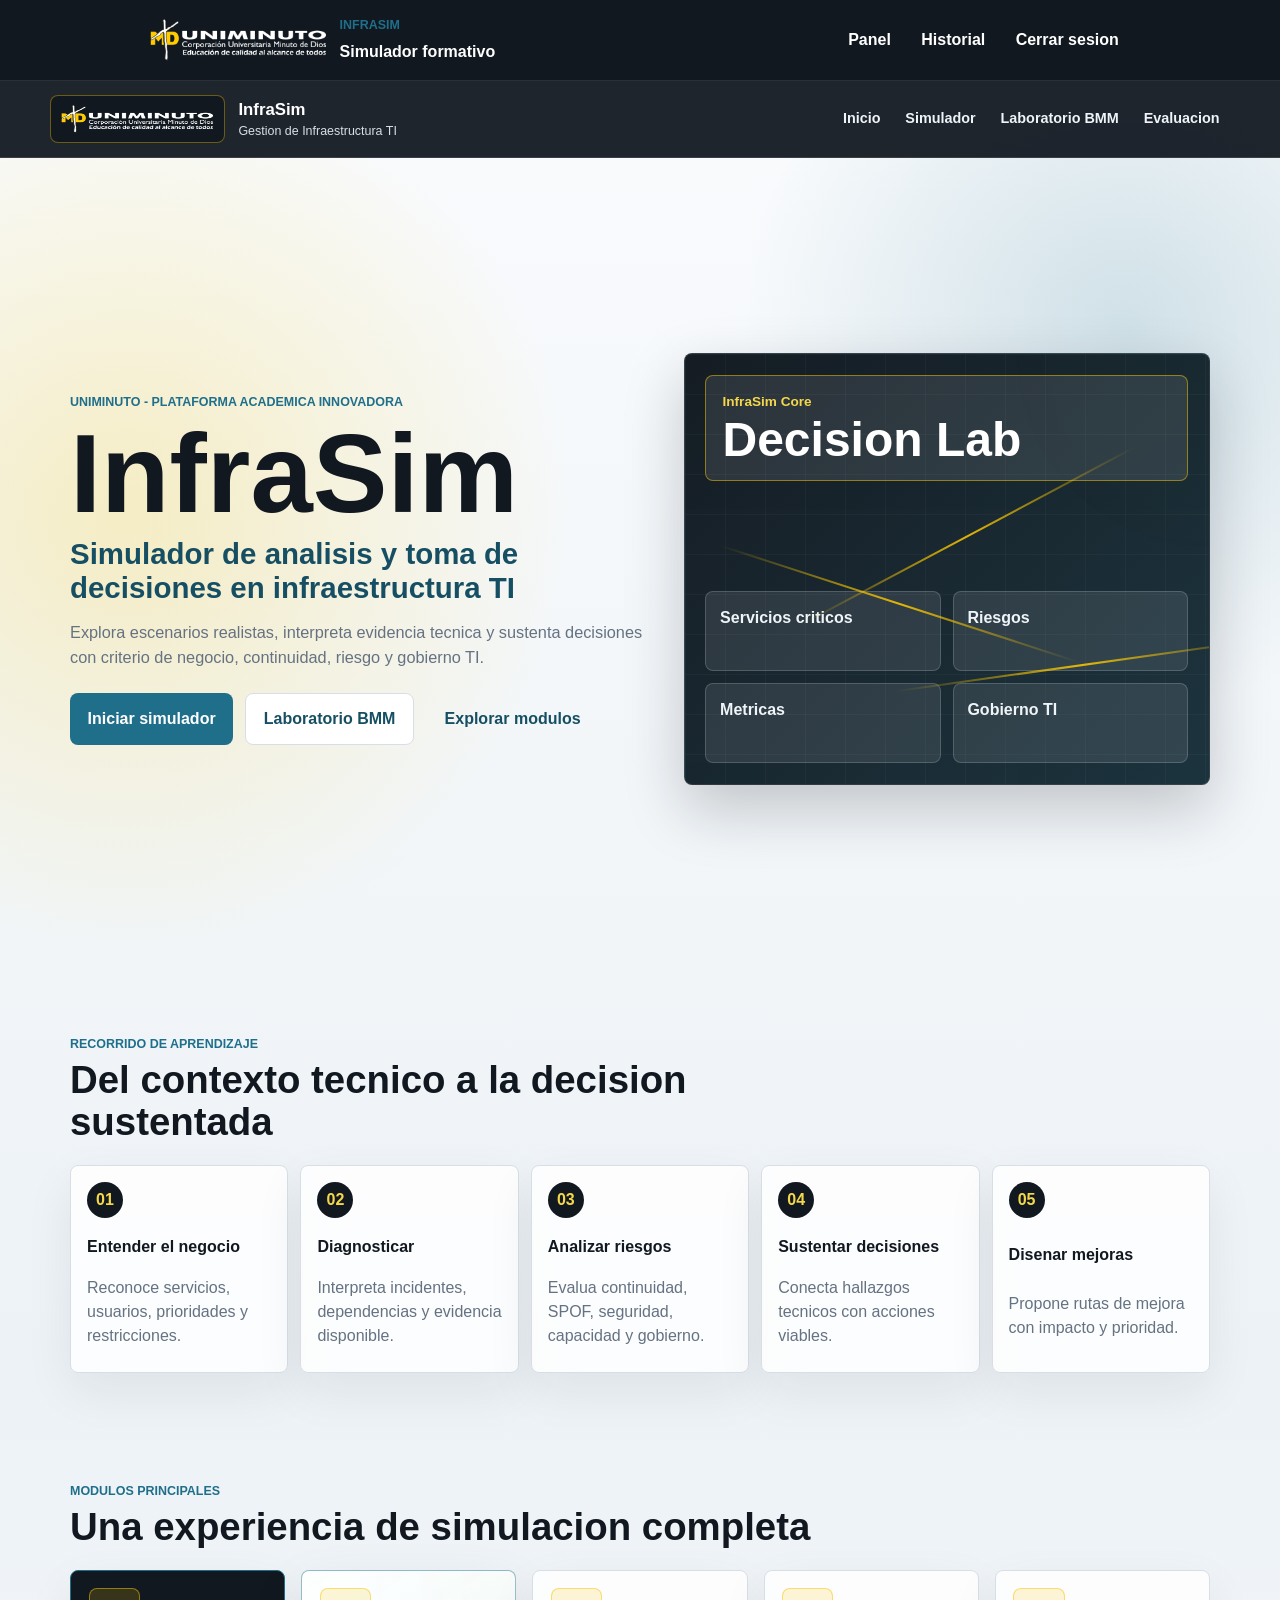
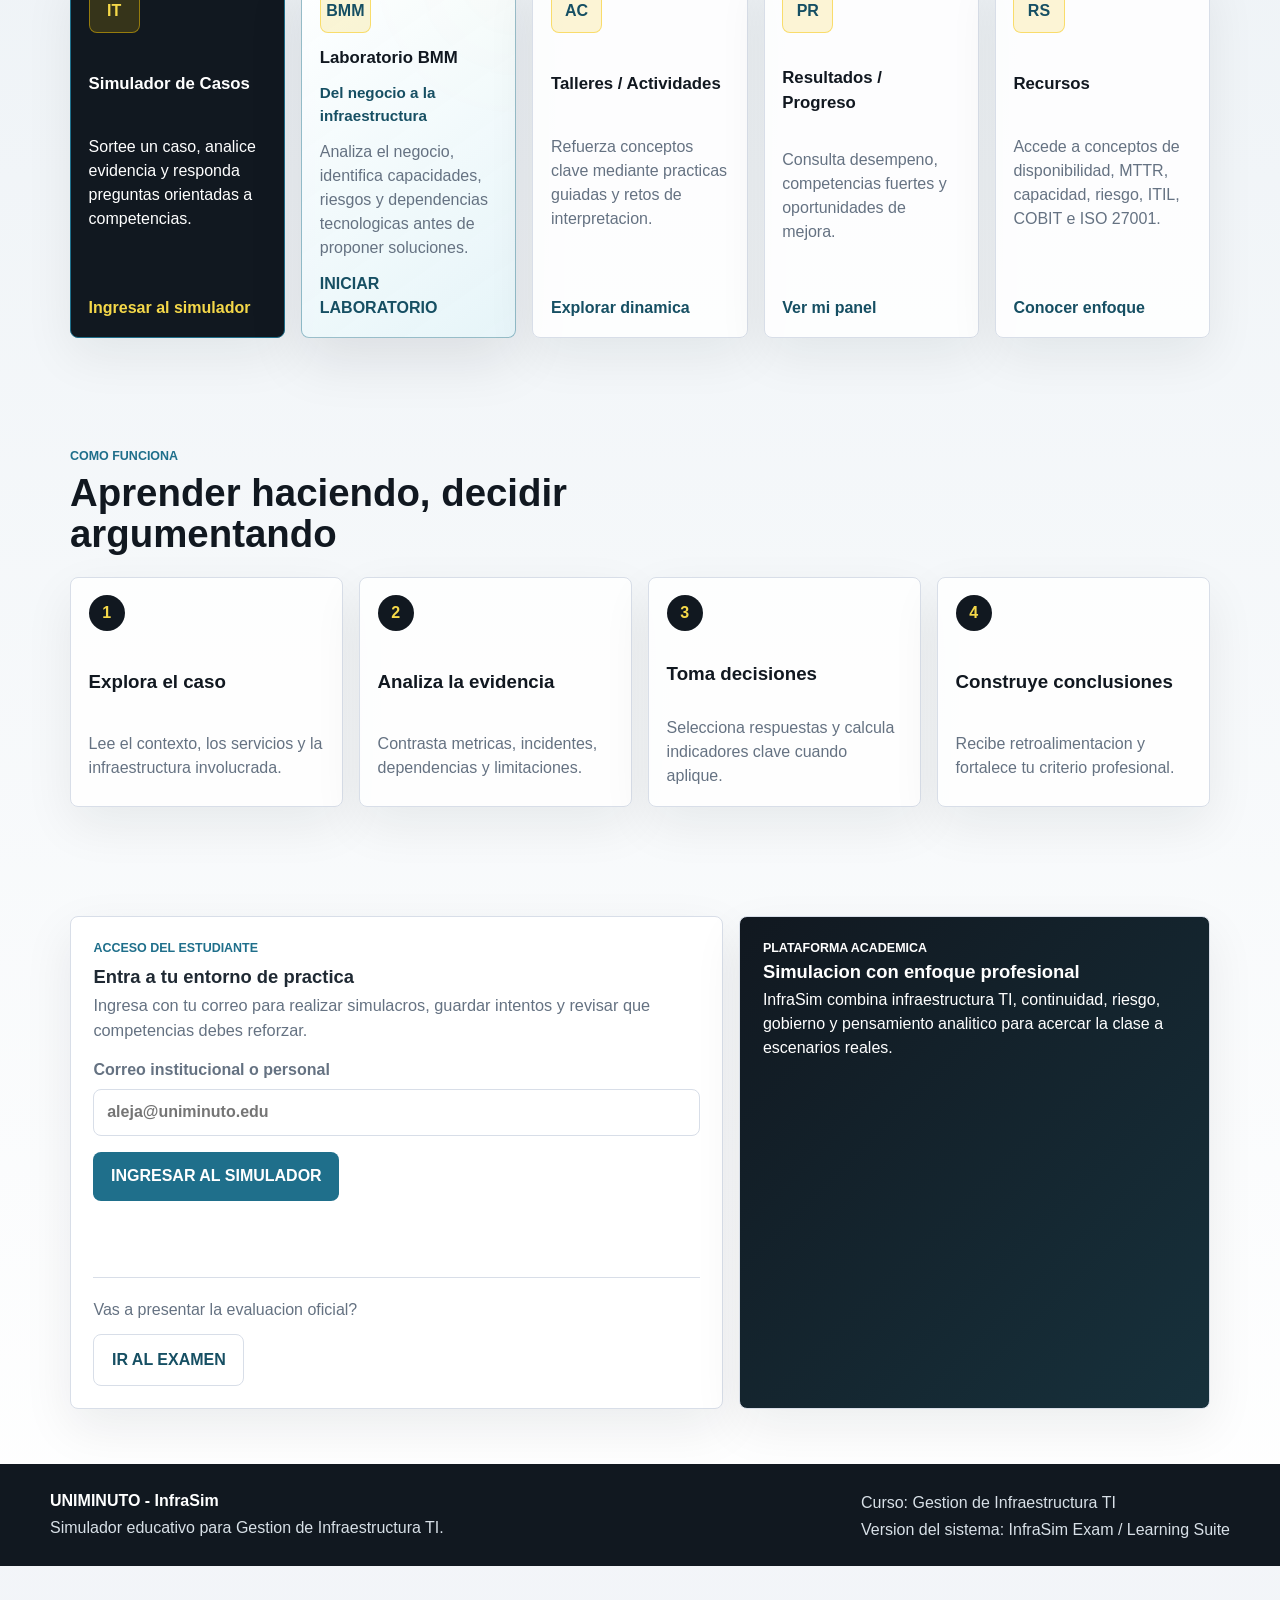
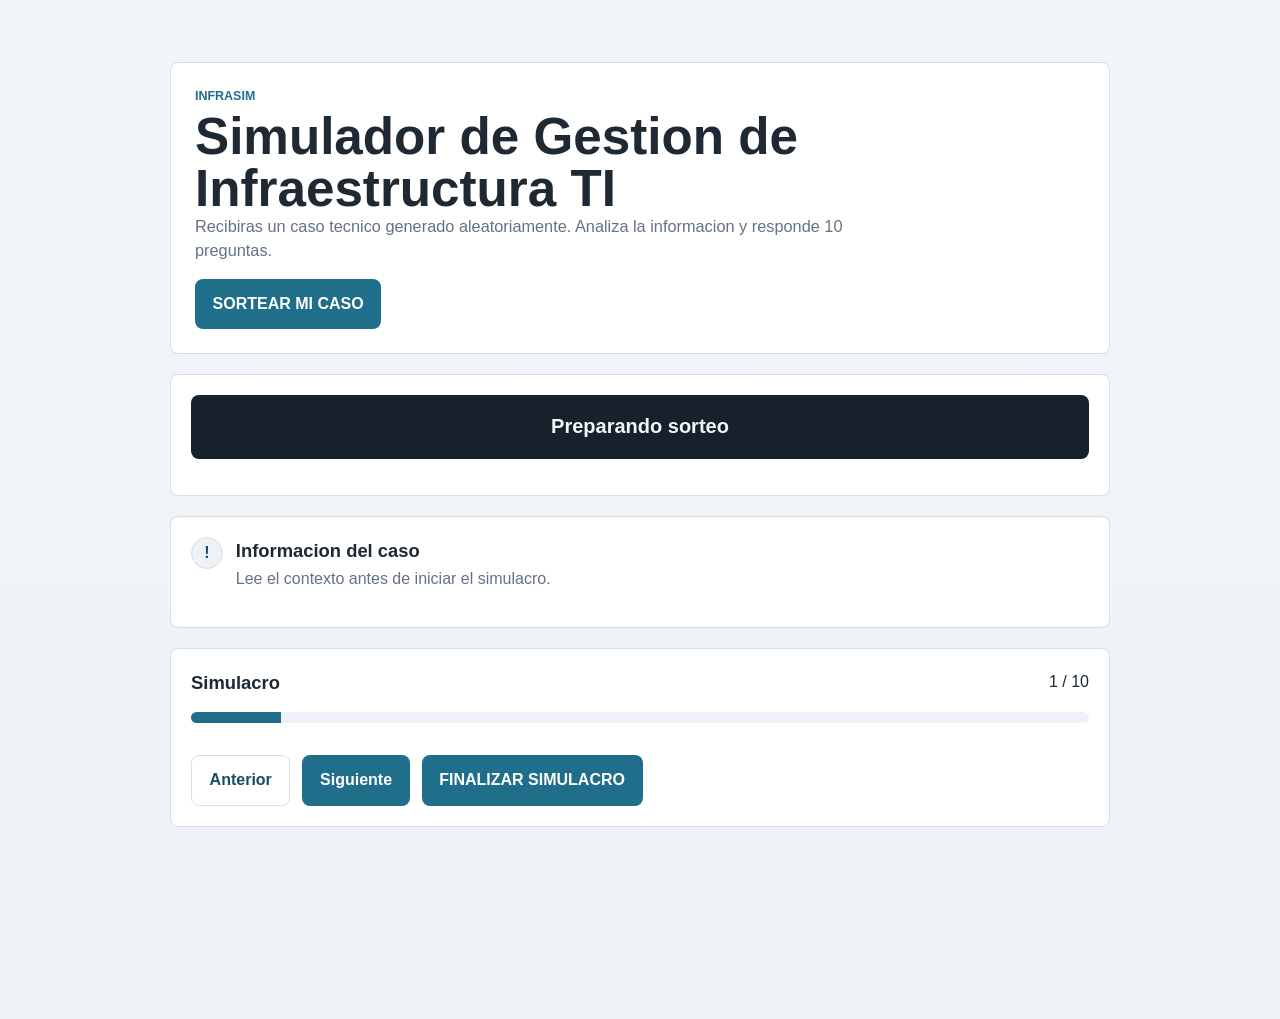
<file: index.html>
<!doctype html>
<html lang="es">
  <head>
    <meta charset="utf-8">
    <meta name="viewport" content="width=device-width, initial-scale=1">
    <title>InfraSim | UNIMINUTO</title>
    <link rel="stylesheet" href="css/styles.css">
  </head>
  <body>
    <header id="app-header" class="app-header" hidden>
      <div class="app-brand">
        <img src="assets/uniminuto-logo.png" alt="UNIMINUTO">
        <div>
          <p class="eyebrow">InfraSim</p>
          <strong>Simulador formativo</strong>
        </div>
      </div>
      <nav class="app-nav" aria-label="Navegacion del simulador">
        <button id="nav-dashboard" type="button" class="nav-link">Panel</button>
        <button id="nav-history" type="button" class="nav-link">Historial</button>
        <button id="logout-button" type="button" class="nav-link">Cerrar sesion</button>
      </nav>
    </header>

    <section id="view-login" class="home-shell">
      <header class="home-nav">
        <a class="home-brand" href="#inicio" aria-label="InfraSim inicio">
          <span class="brand-mark"><img src="assets/uniminuto-logo.png" alt="UNIMINUTO"></span>
          <span>
            <strong>InfraSim</strong>
            <small>Gestion de Infraestructura TI</small>
          </span>
        </a>
        <nav class="home-links" aria-label="Navegacion principal">
          <a href="#inicio">Inicio</a>
          <a href="#acceso">Simulador</a>
          <a href="bmm.html">Laboratorio BMM</a>
          <a href="exam/">Evaluacion</a>
        </nav>
      </header>

      <main id="inicio">
        <section class="home-hero">
          <div class="hero-content">
            <p class="eyebrow">UNIMINUTO - Plataforma academica innovadora</p>
            <h1>InfraSim</h1>
            <p class="hero-subtitle">Simulador de analisis y toma de decisiones en infraestructura TI</p>
            <p class="hero-copy">
              Explora escenarios realistas, interpreta evidencia tecnica y sustenta decisiones con criterio de negocio,
              continuidad, riesgo y gobierno TI.
            </p>
            <div class="hero-actions">
              <a class="primary-action" href="#acceso">Iniciar simulador</a>
              <a class="secondary-action" href="bmm.html">Laboratorio BMM</a>
              <a class="ghost-action" href="#modulos">Explorar modulos</a>
            </div>
          </div>
          <div class="hero-visual" aria-label="Composicion visual de infraestructura TI">
            <div class="network-card main-node">
              <span>InfraSim Core</span>
              <strong>Decision Lab</strong>
            </div>
            <div class="network-grid" aria-hidden="true">
              <span>Servicios criticos</span>
              <span>Riesgos</span>
              <span>Metricas</span>
              <span>Gobierno TI</span>
            </div>
            <div class="signal-line one"></div>
            <div class="signal-line two"></div>
            <div class="signal-line three"></div>
          </div>
        </section>

        <section class="story-section" aria-labelledby="story-title">
          <div class="section-intro">
            <p class="eyebrow">Recorrido de aprendizaje</p>
            <h2 id="story-title">Del contexto tecnico a la decision sustentada</h2>
          </div>
          <ol class="learning-path">
            <li><span>01</span><strong>Entender el negocio</strong><p>Reconoce servicios, usuarios, prioridades y restricciones.</p></li>
            <li><span>02</span><strong>Diagnosticar</strong><p>Interpreta incidentes, dependencias y evidencia disponible.</p></li>
            <li><span>03</span><strong>Analizar riesgos</strong><p>Evalua continuidad, SPOF, seguridad, capacidad y gobierno.</p></li>
            <li><span>04</span><strong>Sustentar decisiones</strong><p>Conecta hallazgos tecnicos con acciones viables.</p></li>
            <li><span>05</span><strong>Disenar mejoras</strong><p>Propone rutas de mejora con impacto y prioridad.</p></li>
          </ol>
        </section>

        <section id="modulos" class="modules-section" aria-labelledby="modules-title">
          <div class="section-intro">
            <p class="eyebrow">Modulos principales</p>
            <h2 id="modules-title">Una experiencia de simulacion completa</h2>
          </div>
          <div class="module-grid">
            <article class="module-card featured-card" id="acceso">
              <span class="module-icon">IT</span>
              <h3>Simulador de Casos</h3>
              <p>Sortee un caso, analice evidencia y responda preguntas orientadas a competencias.</p>
              <a href="#student-access" class="module-link">Ingresar al simulador</a>
            </article>
            <article class="module-card bmm-feature-card" id="laboratorio">
              <span class="module-icon">BMM</span>
              <h3>Laboratorio BMM</h3>
              <strong>Del negocio a la infraestructura</strong>
              <p>Analiza el negocio, identifica capacidades, riesgos y dependencias tecnologicas antes de proponer soluciones.</p>
              <a href="bmm.html" class="module-link">INICIAR LABORATORIO</a>
            </article>
            <article class="module-card" id="actividades">
              <span class="module-icon">AC</span>
              <h3>Talleres / Actividades</h3>
              <p>Refuerza conceptos clave mediante practicas guiadas y retos de interpretacion.</p>
              <a href="#como-funciona" class="module-link">Explorar dinamica</a>
            </article>
            <article class="module-card" id="progreso">
              <span class="module-icon">PR</span>
              <h3>Resultados / Progreso</h3>
              <p>Consulta desempeno, competencias fuertes y oportunidades de mejora.</p>
              <a href="#student-access" class="module-link">Ver mi panel</a>
            </article>
            <article class="module-card">
              <span class="module-icon">RS</span>
              <h3>Recursos</h3>
              <p>Accede a conceptos de disponibilidad, MTTR, capacidad, riesgo, ITIL, COBIT e ISO 27001.</p>
              <a href="#acerca" class="module-link">Conocer enfoque</a>
            </article>
          </div>
        </section>

        <section id="como-funciona" class="how-section" aria-labelledby="how-title">
          <div class="section-intro">
            <p class="eyebrow">Como funciona</p>
            <h2 id="how-title">Aprender haciendo, decidir argumentando</h2>
          </div>
          <div class="how-grid">
            <article><span>1</span><h3>Explora el caso</h3><p>Lee el contexto, los servicios y la infraestructura involucrada.</p></article>
            <article><span>2</span><h3>Analiza la evidencia</h3><p>Contrasta metricas, incidentes, dependencias y limitaciones.</p></article>
            <article><span>3</span><h3>Toma decisiones</h3><p>Selecciona respuestas y calcula indicadores clave cuando aplique.</p></article>
            <article><span>4</span><h3>Construye conclusiones</h3><p>Recibe retroalimentacion y fortalece tu criterio profesional.</p></article>
          </div>
        </section>

        <section id="student-access" class="access-section">
          <article class="login-card">
            <p class="eyebrow">Acceso del estudiante</p>
            <h2>Entra a tu entorno de practica</h2>
            <p class="hero-copy">
              Ingresa con tu correo para realizar simulacros, guardar intentos y revisar que competencias debes reforzar.
            </p>
            <form id="login-form" class="login-form">
              <label class="select-field">
                Correo institucional o personal
                <input id="login-email" type="email" name="email" autocomplete="email" required placeholder="aleja@uniminuto.edu">
              </label>
              <button type="submit" class="primary-action">INGRESAR AL SIMULADOR</button>
              <p id="login-message" class="form-message" aria-live="polite"></p>
            </form>
            <div class="exam-access-block">
              <p>Vas a presentar la evaluacion oficial?</p>
              <a class="secondary-action exam-link" href="exam/">IR AL EXAMEN</a>
            </div>
          </article>
          <aside class="access-highlight">
            <p class="eyebrow">Plataforma academica</p>
            <h2>Simulacion con enfoque profesional</h2>
            <p>InfraSim combina infraestructura TI, continuidad, riesgo, gobierno y pensamiento analitico para acercar la clase a escenarios reales.</p>
          </aside>
        </section>
      </main>

      <footer id="acerca" class="home-footer">
        <div>
          <strong>UNIMINUTO - InfraSim</strong>
          <p>Simulador educativo para Gestion de Infraestructura TI.</p>
        </div>
        <div>
          <span>Curso: Gestion de Infraestructura TI</span>
          <span>Version del sistema: InfraSim Exam / Learning Suite</span>
        </div>
      </footer>
    </section>

    <section id="view-dashboard" class="view-shell" hidden>
      <div id="dashboard-output" class="dashboard-grid"></div>
    </section>

    <main id="view-simulator" class="exam-layout" hidden>
      <section class="hero-panel">
        <p class="eyebrow">InfraSim</p>
        <h1>Simulador de Gestion de Infraestructura TI</h1>
        <p class="hero-copy">
          Recibiras un caso tecnico generado aleatoriamente. Analiza la informacion y responde 10 preguntas.
        </p>
        <button id="draw-button" type="button" class="primary-action">SORTEAR MI CASO</button>
      </section>

      <section id="draw-panel" class="draw-panel" hidden>
        <div id="roulette" class="roulette" aria-live="polite">Preparando sorteo</div>
        <div id="draw-result" class="draw-result"></div>
      </section>

      <section id="case-panel" class="case-panel" hidden>
        <div class="section-heading">
          <span>!</span>
          <div>
            <h2>Informacion del caso</h2>
            <p>Lee el contexto antes de iniciar el simulacro.</p>
          </div>
        </div>
        <div id="scenario-output" class="scenario-output"></div>
      </section>

      <section id="quiz-panel" class="quiz-panel" hidden>
        <div class="quiz-header">
          <h2>Simulacro</h2>
          <span id="quiz-progress">1 / 10</span>
        </div>
        <div class="progress-bar">
          <div id="quiz-progress-fill"></div>
        </div>
        <div id="question-view" class="question-view"></div>
        <div class="action-row">
          <button id="prev-question" type="button" class="secondary-action">Anterior</button>
          <button id="next-question" type="button" class="primary-action">Siguiente</button>
          <button id="finish-quiz" type="button" class="primary-action" hidden>FINALIZAR SIMULACRO</button>
        </div>
      </section>
    </main>

    <section id="view-result" class="view-shell" hidden>
      <div id="result-output" class="dashboard-grid"></div>
    </section>

    <section id="view-history" class="view-shell" hidden>
      <div id="history-output" class="dashboard-grid"></div>
    </section>

    <script src="js/api.js"></script>
    <script src="js/app.js"></script>
  </body>
</html>
</file>
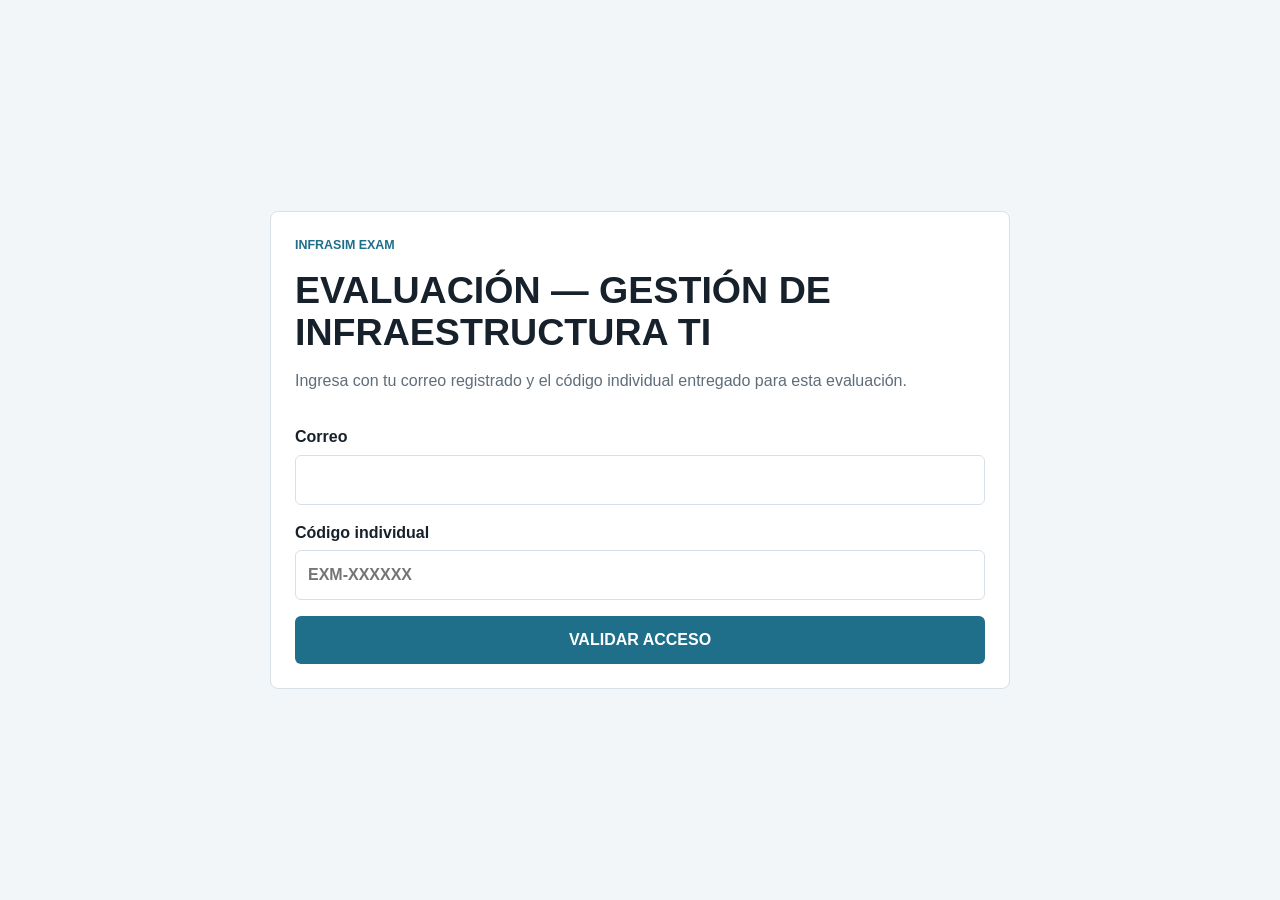
<file: exam/index.html>
<!doctype html>
<html lang="es">
  <head>
    <meta charset="utf-8">
    <meta name="viewport" content="width=device-width, initial-scale=1">
    <title>Evaluacion - Gestion de Infraestructura TI</title>
    <link rel="stylesheet" href="css/styles.css">
  </head>
  <body>
    <main class="exam-shell">
      <section class="exam-card">
        <p class="eyebrow">InfraSim Exam</p>
        <h1>EVALUACIÓN — GESTIÓN DE INFRAESTRUCTURA TI</h1>
        <p class="lead">Ingresa con tu correo registrado y el código individual entregado para esta evaluación.</p>

        <form id="loginView" class="exam-form" autocomplete="off">
          <label>
            Correo
            <input id="email" type="email" autocomplete="email" required>
          </label>
          <label>
            Código individual
            <input id="accessCode" type="text" autocomplete="off" required placeholder="EXM-XXXXXX">
          </label>
          <button type="submit" class="primary-action">VALIDAR ACCESO</button>
        </form>

        <section id="statusView" class="status-view" hidden>
          <h2 id="statusTitle"></h2>
          <p id="statusMessage"></p>
          <div id="statusActions" class="action-row"></div>
        </section>

        <section id="integrityBanner" class="integrity-banner" hidden aria-live="assertive">
          <strong id="integrityTitle"></strong>
          <span id="integrityMessage"></span>
          <button id="fullscreenRetry" type="button" class="secondary-action" hidden>VOLVER A PANTALLA COMPLETA</button>
        </section>

        <section id="scenarioView" class="scenario-view" hidden></section>
        <section id="quizView" class="quiz-layout" hidden>
          <article class="question-panel">
            <div class="quiz-status">
              <span id="questionProgress">Pregunta 1 de 10</span>
              <span id="answeredProgress">Respondidas: 0 / 10</span>
            </div>
            <div class="progress-bar"><div id="progressFill"></div></div>
            <div id="questionContainer"></div>
            <div class="action-row">
              <button id="prevQuestion" type="button" class="secondary-action">Anterior</button>
              <button id="nextQuestion" type="button" class="primary-action">Siguiente</button>
              <button id="finishExam" type="button" class="secondary-action" disabled>FINALIZAR EXAMEN</button>
            </div>
          </article>
          <aside class="formula-panel">
            <h2>FÓRMULAS DE APOYO</h2>
            <p>Consulta las fórmulas disponibles y determina cuál corresponde al análisis planteado.</p>
            <button id="openCalculator" type="button" class="calculator-open">CALCULADORA</button>
            <dl>
              <dt>DISPONIBILIDAD</dt>
              <dd>Disponibilidad (%) = ((Tiempo total - Tiempo de indisponibilidad) / Tiempo total) × 100</dd>
              <dt>MTTR</dt>
              <dd>MTTR = Tiempo total de recuperación / Número de incidentes</dd>
              <dt>UTILIZACIÓN</dt>
              <dd>Utilización (%) = Recurso utilizado / Capacidad total × 100</dd>
              <dt>CAPACIDAD LIBRE</dt>
              <dd>Capacidad libre = Capacidad total - Capacidad utilizada</dd>
              <dt>PROYECCIÓN DE ALMACENAMIENTO</dt>
              <dd>Meses restantes = Capacidad libre / Crecimiento promedio mensual</dd>
              <dt>CRECIMIENTO PROMEDIO</dt>
              <dd>Crecimiento promedio = Suma de crecimiento de periodos / Número de periodos</dd>
            </dl>
          </aside>
          <section id="examCalculator" class="calculator-panel" hidden aria-label="Calculadora">
            <div class="calculator-header">
              <h2>CALCULADORA</h2>
              <button id="closeCalculator" type="button" class="calculator-close" aria-label="Cerrar calculadora">X</button>
            </div>
            <output id="calculatorDisplay" class="calculator-display" aria-live="polite">0</output>
            <div class="calculator-grid" aria-label="Controles de calculadora">
              <button type="button" data-calc-key="C" aria-label="Limpiar calculadora">C</button>
              <button type="button" data-calc-key="backspace" aria-label="Borrar ultimo digito">Borrar</button>
              <button type="button" data-calc-key="%" aria-label="Porcentaje">%</button>
              <button type="button" data-calc-key="/" aria-label="Dividir">&divide;</button>
              <button type="button" data-calc-key="7" aria-label="Siete">7</button>
              <button type="button" data-calc-key="8" aria-label="Ocho">8</button>
              <button type="button" data-calc-key="9" aria-label="Nueve">9</button>
              <button type="button" data-calc-key="*" aria-label="Multiplicar">&times;</button>
              <button type="button" data-calc-key="4" aria-label="Cuatro">4</button>
              <button type="button" data-calc-key="5" aria-label="Cinco">5</button>
              <button type="button" data-calc-key="6" aria-label="Seis">6</button>
              <button type="button" data-calc-key="-" aria-label="Restar">-</button>
              <button type="button" data-calc-key="1" aria-label="Uno">1</button>
              <button type="button" data-calc-key="2" aria-label="Dos">2</button>
              <button type="button" data-calc-key="3" aria-label="Tres">3</button>
              <button type="button" data-calc-key="+" aria-label="Sumar">+</button>
              <button type="button" data-calc-key="0" aria-label="Cero">0</button>
              <button type="button" data-calc-key="." aria-label="Decimal">.</button>
              <button type="button" data-calc-key="=" class="calculator-equals" aria-label="Calcular resultado">=</button>
            </div>
          </section>
        </section>
      </section>
    </main>
    <script src="js/api.js"></script>
    <script src="js/exam-integrity.js"></script>
    <script src="js/exam-calculator.js"></script>
    <script src="js/app.js"></script>
  </body>
</html>
</file>
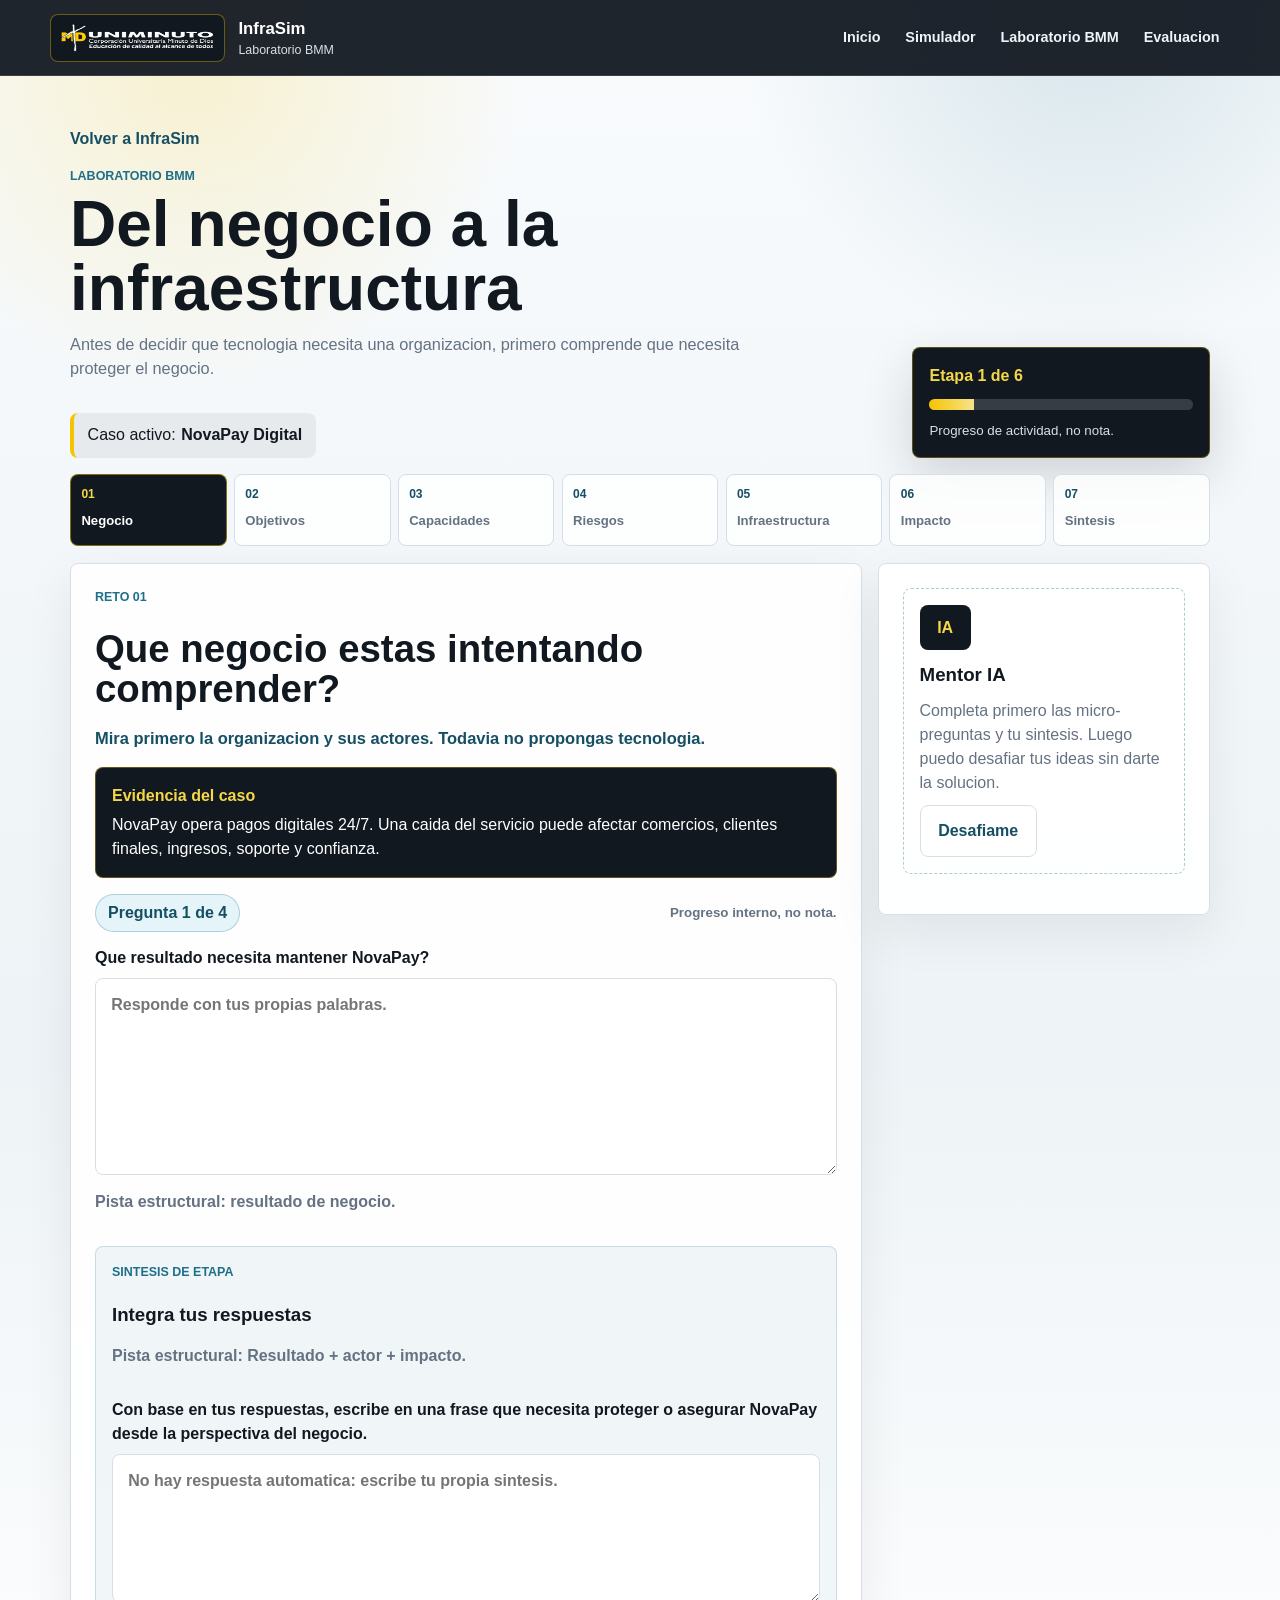
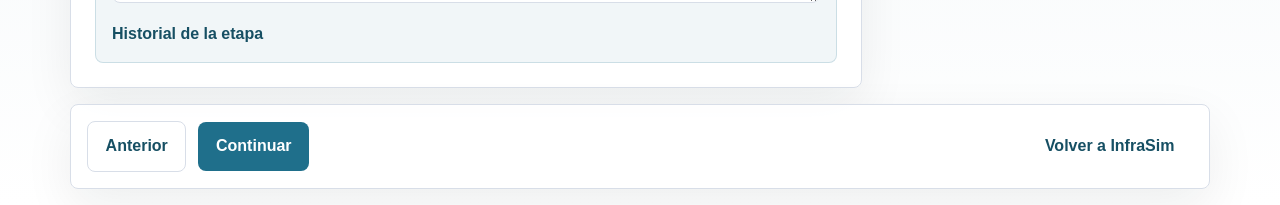
<file: bmm.html>
<!doctype html>
<html lang="es">
  <head>
    <meta charset="utf-8">
    <meta name="viewport" content="width=device-width, initial-scale=1">
    <title>Laboratorio BMM | InfraSim</title>
    <link rel="stylesheet" href="css/styles.css">
  </head>
  <body class="bmm-page bmm-wizard-page">
    <header class="home-nav">
      <a class="home-brand" href="index.html" aria-label="Volver a InfraSim">
        <span class="brand-mark"><img src="assets/uniminuto-logo.png" alt="UNIMINUTO"></span>
        <span>
          <strong>InfraSim</strong>
          <small>Laboratorio BMM</small>
        </span>
      </a>
      <nav class="home-links" aria-label="Navegacion principal">
        <a href="index.html">Inicio</a>
        <a href="index.html#acceso">Simulador</a>
        <a href="bmm.html" aria-current="page">Laboratorio BMM</a>
        <a href="exam/">Evaluacion</a>
      </nav>
    </header>

    <main>
      <section class="bmm-lab-hero" aria-labelledby="bmm-title">
        <div>
          <a class="bmm-back-link" href="index.html">Volver a InfraSim</a>
          <p class="eyebrow">Laboratorio BMM</p>
          <h1 id="bmm-title">Del negocio a la infraestructura</h1>
          <p class="hero-copy">
            Antes de decidir que tecnologia necesita una organizacion, primero comprende
            que necesita proteger el negocio.
          </p>
          <p class="active-case">Caso activo: <strong>NovaPay Digital</strong></p>
        </div>
        <aside class="bmm-progress-card" aria-label="Progreso del laboratorio">
          <span id="bmm-stage-label">Etapa 1 de 6</span>
          <div class="bmm-progress-track" aria-hidden="true">
            <div id="bmm-progress-fill"></div>
          </div>
          <small>Progreso de actividad, no nota.</small>
        </aside>
      </section>

      <nav class="bmm-journey" aria-label="Recorrido del laboratorio BMM">
        <button type="button" class="journey-step active" data-stage="1"><span>01</span>Negocio</button>
        <button type="button" class="journey-step" data-stage="2"><span>02</span>Objetivos</button>
        <button type="button" class="journey-step" data-stage="3"><span>03</span>Capacidades</button>
        <button type="button" class="journey-step" data-stage="4"><span>04</span>Riesgos</button>
        <button type="button" class="journey-step" data-stage="5"><span>05</span>Infraestructura</button>
        <button type="button" class="journey-step" data-stage="6"><span>06</span>Impacto</button>
        <button type="button" class="journey-step synthesis-step" data-stage="7"><span>07</span>Sintesis</button>
      </nav>

      <form id="bmm-form" class="bmm-wizard-form">
        <section class="bmm-stage active" data-stage-panel="1" data-stage-title="Negocio">
          <article class="bmm-challenge">
            <p class="eyebrow">Reto 01</p>
            <h2>Que negocio estas intentando comprender?</h2>
            <p class="challenge-intro">
              Mira primero la organizacion y sus actores. Todavia no propongas tecnologia.
            </p>
            <div class="bmm-case-card micro-evidence-card">
              <strong>Evidencia del caso</strong>
              NovaPay opera pagos digitales 24/7. Una caida del servicio puede afectar comercios,
              clientes finales, ingresos, soporte y confianza.
            </div>
            <div class="micro-question-shell" data-micro-stage="business">
              <div class="micro-progress-row">
                <span id="business-question-progress">Pregunta 1 de 4</span>
                <small>Progreso interno, no nota.</small>
              </div>
              <div id="business-previous-idea" class="previous-idea" hidden></div>
              <label class="student-response">
                <span id="business-question-text">Que resultado necesita mantener NovaPay?</span>
                <textarea id="business-micro-answer" rows="7" placeholder="Responde con tus propias palabras."></textarea>
              </label>
              <p id="business-question-hint" class="structure-hint">Pista estructural: resultado de negocio.</p>
            </div>
            <div id="business-stage-synthesis" class="stage-synthesis" hidden>
              <p class="eyebrow">Sintesis de etapa</p>
              <h3>Integra tus respuestas</h3>
              <p class="structure-hint">Pista estructural: Resultado + actor + impacto.</p>
              <label class="student-response">
                Con base en tus respuestas, escribe en una frase que necesita proteger o asegurar NovaPay desde la perspectiva del negocio.
                <textarea name="business_protection" rows="5" data-stage-synthesis="business" placeholder="No hay respuesta automatica: escribe tu propia sintesis."></textarea>
              </label>
              <div id="business-stage-history" class="stage-history" aria-live="polite"></div>
            </div>
          </article>
          <aside class="mentor-card" data-mentor-shell="business_goal">
            <div class="mentor-empty-state">
              <span class="mentor-icon" aria-hidden="true">IA</span>
              <h3>Mentor IA</h3>
              <p>Completa primero las micro-preguntas y tu sintesis. Luego puedo desafiar tus ideas sin darte la solucion.</p>
              <button type="button" class="secondary-action" data-ai-coach="business_goal" disabled>Desafiame</button>
            </div>
            <div class="ai-mentor-panel" data-ai-panel="business_goal" hidden></div>
          </aside>
        </section>

        <section class="bmm-stage" data-stage-panel="2" data-stage-title="Objetivos">
          <article class="bmm-challenge">
            <p class="eyebrow">Reto 02</p>
            <h2>Que necesita lograr NovaPay?</h2>
            <p class="challenge-intro">
              Piensa primero en el negocio. Todavia no propongas tecnologia.
            </p>
            <div class="bmm-case-card">
              El valor no es que los servidores existan: es que los pagos, conciliaciones y atencion
              funcionen con continuidad suficiente para sostener confianza.
            </div>
            <label class="student-response">
              Que resultado de negocio debe mantenerse disponible?
              <textarea name="business_goal" rows="7" data-min-answer placeholder="Formula el resultado en lenguaje de negocio."></textarea>
            </label>
            <label class="secondary-response">
              En una frase, que necesita proteger o asegurar esta organizacion?
              <textarea name="business_protection" rows="3"></textarea>
            </label>
          </article>
          <aside class="mentor-card" data-mentor-shell="objectives">
            <div class="mentor-empty-state">
              <span class="mentor-icon" aria-hidden="true">IA</span>
              <h3>Mentor IA</h3>
              <p>Escribe tu objetivo de negocio. Luego puedo ayudarte a hacerlo mas especifico.</p>
              <button type="button" class="secondary-action" data-ai-coach="objectives" disabled>Desafiame</button>
            </div>
            <div class="ai-mentor-panel" data-ai-panel="objectives" hidden></div>
          </aside>
        </section>

        <section class="bmm-stage" data-stage-panel="3" data-stage-title="Capacidades">
          <article class="bmm-challenge">
            <p class="eyebrow">Reto 03</p>
            <h2>Que capacidades sostienen ese objetivo?</h2>
            <p class="challenge-intro">
              Identifica acciones, servicios o capacidades necesarias para que el negocio cumpla su promesa.
            </p>
            <div class="bmm-case-card">
              Las capacidades pueden ser transaccionales, operativas, de soporte, monitoreo, seguridad
              o atencion al cliente. No son aun una arquitectura TO-BE.
            </div>
            <label class="student-response">
              Que servicio o capacidad parece mas importante?
              <textarea name="critical_service" rows="6" data-min-answer placeholder="Relaciona la capacidad con el objetivo de negocio."></textarea>
            </label>
            <label class="secondary-response">
              Que capacidades actuales podrian estar limitando el resultado?
              <textarea name="current_capabilities_text" rows="3"></textarea>
            </label>
          </article>
          <aside class="mentor-card" data-mentor-shell="critical_service">
            <div class="mentor-empty-state">
              <span class="mentor-icon" aria-hidden="true">IA</span>
              <h3>Mentor IA</h3>
              <p>Primero conecta la capacidad con el negocio. Despues puedo desafiar el enlace causal.</p>
              <button type="button" class="secondary-action" data-ai-coach="critical_service" disabled>Desafiame</button>
            </div>
            <div class="ai-mentor-panel" data-ai-panel="critical_service" hidden></div>
          </aside>
        </section>

        <section class="bmm-stage" data-stage-panel="4" data-stage-title="Riesgos">
          <article class="bmm-challenge">
            <p class="eyebrow">Reto 04</p>
            <h2>Que puede impedir que NovaPay cumpla?</h2>
            <p class="challenge-intro">
              Selecciona influenciadores y prioriza uno. El reto es explicar por que afecta el negocio.
            </p>
            <div class="journey-influences">
              <label><input type="checkbox" name="influencers" value="crecimiento de usuarios"><span>Crecimiento de usuarios</span></label>
              <label><input type="checkbox" name="influencers" value="dependencia tecnologica"><span>Dependencia tecnologica</span></label>
              <label><input type="checkbox" name="influencers" value="regulacion"><span>Regulacion</span></label>
              <label><input type="checkbox" name="influencers" value="incidentes"><span>Incidentes</span></label>
              <label><input type="checkbox" name="influencers" value="disponibilidad"><span>Disponibilidad</span></label>
              <label><input type="checkbox" name="influencers" value="restricciones presupuestales"><span>Restricciones presupuestales</span></label>
              <label><input type="checkbox" name="influencers" value="cambios del mercado"><span>Cambios del mercado</span></label>
              <label><input type="checkbox" name="influencers" value="capacidades actuales"><span>Capacidades actuales</span></label>
            </div>
            <label class="secondary-response">
              Factor prioritario
              <select name="priority_risk">
                <option value="">Selecciona un factor</option>
                <option value="crecimiento de usuarios">Crecimiento de usuarios</option>
                <option value="dependencia tecnologica">Dependencia tecnologica</option>
                <option value="regulacion">Regulacion</option>
                <option value="incidentes">Incidentes</option>
                <option value="disponibilidad">Disponibilidad</option>
                <option value="restricciones presupuestales">Restricciones presupuestales</option>
                <option value="cambios del mercado">Cambios del mercado</option>
                <option value="capacidades actuales">Capacidades actuales</option>
              </select>
            </label>
            <label class="student-response">
              Explica por que ese factor es prioritario.
              <textarea name="risk_reason" rows="6" data-min-answer placeholder="Conecta el factor con continuidad, clientes, ingresos o cumplimiento."></textarea>
            </label>
          </article>
          <aside class="mentor-card" data-mentor-shell="influencers">
            <div class="mentor-empty-state">
              <span class="mentor-icon" aria-hidden="true">IA</span>
              <h3>Mentor IA</h3>
              <p>Cuando expliques el factor prioritario, puedo revisar si esta sustentado en el caso.</p>
              <button type="button" class="secondary-action" data-ai-coach="influencers" disabled>Desafiame</button>
            </div>
            <div class="ai-mentor-panel" data-ai-panel="influencers" hidden></div>
          </aside>
        </section>

        <section class="bmm-stage" data-stage-panel="5" data-stage-title="Infraestructura">
          <article class="bmm-challenge">
            <p class="eyebrow">Reto 05</p>
            <h2>Que dependencia tecnologica sostiene el negocio?</h2>
            <p class="challenge-intro">
              Ahora si puedes mirar infraestructura, pero como dependencia del negocio, no como lista de compras.
            </p>
            <div class="bmm-case-card">
              En una fintech, una dependencia puede ser autenticacion, API transaccional, base de datos,
              integracion con pagos, observabilidad o conectividad.
            </div>
            <label class="student-response">
              Que dependencia tecnologica parece sostener el servicio critico?
              <textarea name="technology_dependency" rows="7" data-min-answer placeholder="Explica la dependencia y su relacion con el negocio."></textarea>
            </label>
          </article>
          <aside class="mentor-card" data-mentor-shell="technology_dependency">
            <div class="mentor-empty-state">
              <span class="mentor-icon" aria-hidden="true">IA</span>
              <h3>Mentor IA</h3>
              <p>Describe la dependencia. El mentor puede ayudarte a evitar saltos prematuros a solucion.</p>
              <button type="button" class="secondary-action" data-ai-coach="technology_dependency" disabled>Desafiame</button>
            </div>
            <div class="ai-mentor-panel" data-ai-panel="technology_dependency" hidden></div>
          </aside>
        </section>

        <section class="bmm-stage" data-stage-panel="6" data-stage-title="Impacto">
          <article class="bmm-challenge">
            <p class="eyebrow">Reto 06</p>
            <h2>Que pasa si falla la cadena?</h2>
            <p class="challenge-intro">
              Cierra el razonamiento conectando impacto de negocio, capacidad y dependencia tecnologica.
            </p>
            <div class="bmm-impact-chain" aria-label="Cadena negocio infraestructura impacto">
              <span>Negocio</span>
              <span>Capacidad</span>
              <span>Dependencia</span>
              <span>Impacto</span>
            </div>
            <label class="student-response">
              Que ocurriria si ese servicio o dependencia deja de funcionar?
              <textarea name="business_impact" rows="7" data-min-answer placeholder="Describe consecuencias para usuarios, operacion, ingresos o confianza."></textarea>
            </label>
          </article>
          <aside class="mentor-card" data-mentor-shell="business_impact">
            <div class="mentor-empty-state">
              <span class="mentor-icon" aria-hidden="true">IA</span>
              <h3>Mentor IA</h3>
              <p>Explica el impacto. Luego puedo desafiar si la consecuencia esta bien conectada.</p>
              <button type="button" class="secondary-action" data-ai-coach="business_impact" disabled>Desafiame</button>
            </div>
            <div class="ai-mentor-panel" data-ai-panel="business_impact" hidden></div>
          </aside>
        </section>

        <section class="bmm-stage" data-stage-panel="7" data-stage-title="Sintesis">
          <article class="bmm-challenge synthesis-panel">
            <p class="eyebrow">Sintesis</p>
            <h2>Tu mapa de comprension</h2>
            <p class="challenge-intro">
              Esta pantalla no entrega una solucion. Organiza tus propias respuestas para preparar
              las siguientes actividades del curso.
            </p>
            <div id="bmm-final-card" class="bmm-synthesis-map" aria-live="polite"></div>
            <label class="student-response">
              Redacta tu conclusion final.
              <textarea name="student_conclusion" rows="7" data-min-answer placeholder="Conecta negocio, capacidad, riesgo, dependencia e impacto sin disenar aun el TO-BE."></textarea>
            </label>
            <p id="bmm-save-message" class="form-message" aria-live="polite"></p>
          </article>
          <aside class="mentor-card" data-mentor-shell="student_conclusion">
            <div class="mentor-empty-state">
              <span class="mentor-icon" aria-hidden="true">IA</span>
              <h3>Mentor IA</h3>
              <p>Cuando tengas tu conclusion, puedo desafiar la coherencia del recorrido completo.</p>
              <button type="button" class="secondary-action" data-ai-coach="student_conclusion" disabled>Desafiame</button>
            </div>
            <div class="ai-mentor-panel" data-ai-panel="student_conclusion" hidden></div>
          </aside>
        </section>

        <div class="bmm-wizard-actions">
          <button type="button" id="bmm-prev" class="secondary-action">Anterior</button>
          <button type="button" id="bmm-next" class="primary-action">Guardar y continuar</button>
          <a class="ghost-action" href="index.html">Volver a InfraSim</a>
        </div>
      </form>

      <section id="revision-docente" class="bmm-review-section" hidden>
        <div class="section-intro">
          <p class="eyebrow">Modo docente</p>
          <h2>Revision pedagogica del razonamiento</h2>
          <p>
            Este panel no califica. Resume la lectura del estudiante para validar si el laboratorio
            ayuda a comprender el negocio antes de ampliar capacidades, riesgos e infraestructura.
          </p>
        </div>
        <article class="bmm-review-card">
          <div id="bmm-review-summary" class="business-map" aria-live="polite"></div>
          <div class="action-row">
            <button id="toggle-bmm-reasoning" type="button" class="secondary-action">Ver razonamiento completo</button>
          </div>
          <div id="bmm-full-reasoning" class="bmm-reasoning" hidden></div>
        </article>
      </section>
    </main>

    <script src="js/api.js"></script>
    <script src="js/bmm-lab.js"></script>
  </body>
</html>
</file>
<file: css/styles.css>
:root {
  --bg: #f7f8fb;
  --surface: #ffffff;
  --surface-muted: #eef2f6;
  --text: #1f2933;
  --muted: #657282;
  --border: #d8dee8;
  --accent: #1f6f8b;
  --accent-dark: #164f63;
  --brand-dark: #111820;
  --brand-gold: #f5c400;
  --brand-gold-dark: #c99900;
  --selected: #e5f4f8;
  --danger: #a43d3d;
}

* {
  box-sizing: border-box;
}

html {
  scroll-behavior: smooth;
}

body {
  background:
    radial-gradient(circle at top left, rgba(245, 196, 0, 0.16), transparent 28rem),
    linear-gradient(180deg, #ffffff 0%, var(--bg) 52%, #eef2f6 100%);
  color: var(--text);
  font-family: Arial, sans-serif;
  line-height: 1.5;
  margin: 0;
}

a {
  color: inherit;
}

.home-shell {
  background:
    radial-gradient(circle at 88% 8%, rgba(31, 111, 139, 0.18), transparent 24rem),
    radial-gradient(circle at 10% 14%, rgba(245, 196, 0, 0.22), transparent 28rem),
    linear-gradient(180deg, #f9fbfd 0%, #edf2f6 42%, #ffffff 100%);
  min-height: 100vh;
}

.home-nav {
  align-items: center;
  background: rgba(17, 24, 32, 0.94);
  border-bottom: 1px solid rgba(255, 255, 255, 0.12);
  color: #ffffff;
  display: flex;
  flex-wrap: wrap;
  gap: 1rem;
  justify-content: space-between;
  padding: 0.85rem max(1.25rem, calc((100vw - 1180px) / 2));
  position: sticky;
  top: 0;
  z-index: 20;
}

.home-brand {
  align-items: center;
  display: inline-flex;
  gap: 0.85rem;
  min-width: min(100%, 18rem);
  text-decoration: none;
}

.brand-mark {
  align-items: center;
  background: #111820;
  border: 1px solid rgba(245, 196, 0, 0.4);
  border-radius: 8px;
  display: inline-flex;
  height: 3rem;
  justify-content: center;
  padding: 0.45rem 0.65rem;
}

.brand-mark img {
  display: block;
  max-height: 2rem;
  width: 9.5rem;
}

.home-brand strong,
.home-brand small {
  display: block;
}

.home-brand strong {
  font-size: 1.05rem;
}

.home-brand small {
  color: #d8e0e7;
  font-size: 0.78rem;
}

.home-links {
  align-items: center;
  display: flex;
  flex-wrap: wrap;
  gap: 0.25rem;
  justify-content: flex-end;
}

.home-links a {
  border-radius: 8px;
  color: #eef4f7;
  font-size: 0.9rem;
  font-weight: 700;
  padding: 0.5rem 0.65rem;
  text-decoration: none;
}

.home-links a:hover,
.home-links a:focus-visible {
  background: rgba(245, 196, 0, 0.16);
  color: #ffffff;
  outline: 0;
}

.home-hero {
  align-items: center;
  display: grid;
  gap: 2rem;
  grid-template-columns: minmax(0, 1.05fr) minmax(20rem, 0.95fr);
  margin: 0 auto;
  max-width: 1180px;
  min-height: calc(100vh - 4.8rem);
  padding: clamp(3rem, 6vw, 5.5rem) 1.25rem;
}

.hero-content {
  max-width: 45rem;
}

.hero-content h1 {
  color: var(--brand-dark);
  font-size: clamp(3.4rem, 10vw, 7rem);
  letter-spacing: 0;
  margin-bottom: 0.45rem;
}

.hero-subtitle {
  color: var(--accent-dark);
  font-size: clamp(1.25rem, 2.3vw, 2rem);
  font-weight: 800;
  line-height: 1.15;
  margin-bottom: 1rem;
  max-width: 46rem;
}

.hero-copy {
  font-size: 1.02rem;
  max-width: 42rem;
}

.hero-actions {
  display: flex;
  flex-wrap: wrap;
  gap: 0.75rem;
  margin-top: 1.5rem;
}

.primary-action,
.secondary-action,
.ghost-action {
  align-items: center;
  display: inline-flex;
  justify-content: center;
  min-height: 2.8rem;
  text-align: center;
  text-decoration: none;
}

.ghost-action {
  border: 1px solid transparent;
  border-radius: 8px;
  color: var(--accent-dark);
  cursor: pointer;
  font: inherit;
  font-weight: 800;
  padding: 0.8rem 1.1rem;
}

.ghost-action:hover {
  background: rgba(31, 111, 139, 0.1);
}

.hero-visual {
  background:
    linear-gradient(135deg, rgba(17, 24, 32, 0.98), rgba(24, 48, 58, 0.98)),
    radial-gradient(circle at top right, rgba(245, 196, 0, 0.3), transparent 18rem);
  border: 1px solid rgba(255, 255, 255, 0.12);
  border-radius: 8px;
  box-shadow: 0 24px 60px rgba(17, 24, 32, 0.22);
  color: #ffffff;
  display: grid;
  gap: 1rem;
  min-height: 27rem;
  overflow: hidden;
  padding: 1.3rem;
  position: relative;
}

.hero-visual::before {
  background-image:
    linear-gradient(rgba(255, 255, 255, 0.06) 1px, transparent 1px),
    linear-gradient(90deg, rgba(255, 255, 255, 0.06) 1px, transparent 1px);
  background-size: 2.5rem 2.5rem;
  content: "";
  inset: 0;
  opacity: 0.55;
  position: absolute;
}

.network-card,
.network-grid,
.signal-line {
  position: relative;
  z-index: 1;
}

.network-card {
  align-self: start;
  background: rgba(255, 255, 255, 0.1);
  border: 1px solid rgba(245, 196, 0, 0.5);
  border-radius: 8px;
  display: grid;
  gap: 0.25rem;
  padding: 1rem;
}

.network-card span {
  color: #f5d849;
  font-size: 0.85rem;
  font-weight: 800;
}

.network-card strong {
  font-size: clamp(1.8rem, 4vw, 3rem);
  line-height: 1;
}

.network-grid {
  align-self: end;
  display: grid;
  gap: 0.75rem;
  grid-template-columns: repeat(2, minmax(0, 1fr));
  margin-top: auto;
}

.network-grid span {
  background: rgba(238, 244, 247, 0.1);
  border: 1px solid rgba(238, 244, 247, 0.18);
  border-radius: 8px;
  color: #eef4f7;
  font-weight: 800;
  min-height: 5rem;
  padding: 0.85rem;
}

.signal-line {
  background: linear-gradient(90deg, transparent, rgba(245, 196, 0, 0.9), transparent);
  height: 2px;
  position: absolute;
  transform: rotate(-28deg);
  width: 72%;
}

.signal-line.one {
  left: 18%;
  top: 42%;
}

.signal-line.two {
  left: 5%;
  top: 58%;
  transform: rotate(18deg);
}

.signal-line.three {
  left: 40%;
  top: 72%;
  transform: rotate(-8deg);
}

.story-section,
.modules-section,
.how-section,
.access-section {
  margin: 0 auto;
  max-width: 1180px;
  padding: 3.4rem 1.25rem;
}

.section-intro {
  margin-bottom: 1.4rem;
  max-width: 48rem;
}

.section-intro h2 {
  color: var(--brand-dark);
  font-size: clamp(1.8rem, 3vw, 2.5rem);
  line-height: 1.08;
  margin: 0;
}

.learning-path {
  display: grid;
  gap: 0.75rem;
  grid-template-columns: repeat(5, minmax(0, 1fr));
  list-style: none;
  margin: 0;
  padding: 0;
}

.learning-path li,
.module-card,
.how-grid article,
.access-highlight {
  background: rgba(255, 255, 255, 0.86);
  border: 1px solid var(--border);
  border-radius: 8px;
  box-shadow: 0 18px 50px rgba(17, 24, 32, 0.07);
}

.learning-path li {
  display: grid;
  gap: 0.55rem;
  min-height: 13rem;
  padding: 1rem;
}

.learning-path span,
.how-grid span {
  align-items: center;
  background: #111820;
  border-radius: 999px;
  color: #f5d849;
  display: inline-flex;
  font-weight: 800;
  height: 2.25rem;
  justify-content: center;
  width: 2.25rem;
}

.learning-path strong,
.module-card h3,
.how-grid h3 {
  color: var(--brand-dark);
}

.learning-path p,
.module-card p,
.how-grid p,
.access-highlight p,
.home-footer p {
  color: var(--muted);
  margin-bottom: 0;
}

.module-grid {
  display: grid;
  gap: 1rem;
  grid-template-columns: repeat(5, minmax(0, 1fr));
}

.module-card {
  display: grid;
  gap: 0.75rem;
  padding: 1.1rem;
}

.module-card.featured-card {
  background: #111820;
  color: #ffffff;
}

.module-card.featured-card h3,
.module-card.featured-card p {
  color: #ffffff;
}

.module-icon {
  align-items: center;
  background: rgba(245, 196, 0, 0.16);
  border: 1px solid rgba(245, 196, 0, 0.5);
  border-radius: 8px;
  color: var(--accent-dark);
  display: inline-flex;
  font-weight: 900;
  height: 2.8rem;
  justify-content: center;
  width: 3.2rem;
}

.featured-card .module-icon {
  color: #f5d849;
}

.module-card h3 {
  font-size: 1.05rem;
  margin: 0;
}

.module-link {
  color: var(--accent-dark);
  font-weight: 800;
  margin-top: auto;
  text-decoration: none;
}

.featured-card .module-link {
  color: #f5d849;
}

.module-link:hover {
  text-decoration: underline;
}

.how-grid {
  display: grid;
  gap: 1rem;
  grid-template-columns: repeat(4, minmax(0, 1fr));
}

.how-grid article {
  display: grid;
  gap: 0.6rem;
  min-height: 12rem;
  padding: 1.1rem;
}

.access-section {
  align-items: stretch;
  display: grid;
  gap: 1rem;
  grid-template-columns: minmax(0, 1fr) minmax(18rem, 0.72fr);
}

.access-section .login-card,
.access-highlight {
  padding: 1.4rem;
}

.access-section .login-card {
  box-shadow: 0 18px 50px rgba(17, 24, 32, 0.08);
}

.access-highlight {
  background:
    linear-gradient(135deg, #111820, #17313c),
    radial-gradient(circle at top right, rgba(245, 196, 0, 0.24), transparent 18rem);
  color: #ffffff;
}

.access-highlight h2,
.access-highlight p {
  color: #ffffff;
}

.home-footer {
  align-items: center;
  background: #111820;
  color: #ffffff;
  display: flex;
  flex-wrap: wrap;
  gap: 1rem;
  justify-content: space-between;
  padding: 1.5rem max(1.25rem, calc((100vw - 1180px) / 2));
}

.home-footer p,
.home-footer span {
  color: #d8e0e7;
  display: block;
  margin: 0.2rem 0 0;
}

.bmm-page {
  background:
    radial-gradient(circle at 12% 12%, rgba(245, 196, 0, 0.2), transparent 26rem),
    radial-gradient(circle at 88% 4%, rgba(31, 111, 139, 0.16), transparent 24rem),
    linear-gradient(180deg, #f9fbfd 0%, #eef3f7 48%, #ffffff 100%);
}

.bmm-hero,
.bmm-workspace,
.bmm-review-section {
  margin: 0 auto;
  max-width: 1180px;
  padding: clamp(2.5rem, 5vw, 5rem) 1.25rem;
}

.bmm-hero {
  align-items: center;
  display: grid;
  gap: 2rem;
  grid-template-columns: minmax(0, 1fr) minmax(18rem, 0.7fr);
  min-height: calc(100vh - 4.8rem);
}

.bmm-hero-content h1 {
  color: var(--brand-dark);
  font-size: clamp(2.4rem, 5vw, 4.8rem);
  line-height: 0.98;
  max-width: 49rem;
}

.bmm-flow {
  background:
    linear-gradient(145deg, rgba(17, 24, 32, 0.98), rgba(23, 49, 60, 0.98)),
    radial-gradient(circle at top right, rgba(245, 196, 0, 0.28), transparent 16rem);
  border: 1px solid rgba(255, 255, 255, 0.16);
  border-radius: 8px;
  box-shadow: 0 24px 60px rgba(17, 24, 32, 0.22);
  color: #ffffff;
  display: grid;
  gap: 0.75rem;
  padding: 1.2rem;
}

.bmm-flow span {
  align-items: center;
  background: rgba(255, 255, 255, 0.1);
  border: 1px solid rgba(245, 196, 0, 0.32);
  border-radius: 8px;
  display: flex;
  font-weight: 900;
  justify-content: space-between;
  min-height: 3.2rem;
  padding: 0.8rem 1rem;
  text-transform: uppercase;
}

.bmm-flow span:not(:last-child)::after {
  color: var(--brand-gold);
  content: "v";
  font-weight: 900;
}

.bmm-workspace {
  align-items: start;
  display: grid;
  gap: 1rem;
  grid-template-columns: 17rem minmax(0, 1fr);
}

.bmm-steps {
  background: rgba(255, 255, 255, 0.88);
  border: 1px solid var(--border);
  border-radius: 8px;
  box-shadow: 0 18px 50px rgba(17, 24, 32, 0.07);
  display: grid;
  gap: 0.35rem;
  padding: 0.75rem;
  position: sticky;
  top: 5.25rem;
}

.bmm-step {
  align-items: center;
  background: transparent;
  border: 1px solid transparent;
  border-radius: 8px;
  color: var(--muted);
  cursor: pointer;
  display: grid;
  font: inherit;
  font-weight: 800;
  gap: 0.75rem;
  grid-template-columns: auto 1fr;
  padding: 0.7rem;
  text-align: left;
}

.bmm-step span {
  align-items: center;
  background: var(--surface-muted);
  border-radius: 999px;
  color: var(--accent-dark);
  display: inline-flex;
  height: 2rem;
  justify-content: center;
  width: 2rem;
}

.bmm-step.active {
  background: var(--selected);
  border-color: var(--accent);
  color: var(--accent-dark);
}

.bmm-panel,
.bmm-stage {
  display: grid;
  gap: 1rem;
}

.bmm-panel {
  min-width: 0;
}

.bmm-stage {
  background: rgba(255, 255, 255, 0.92);
  border: 1px solid var(--border);
  border-radius: 8px;
  box-shadow: 0 18px 50px rgba(17, 24, 32, 0.07);
  padding: clamp(1.1rem, 2.2vw, 1.6rem);
}

.bmm-stage:not(.active) {
  display: none;
}

.bmm-stage h2 {
  color: var(--brand-dark);
  font-size: clamp(1.6rem, 3vw, 2.25rem);
  line-height: 1.08;
}

.bmm-case,
.bmm-reveal,
.bmm-final-reveal,
.business-map-card {
  border-radius: 8px;
  padding: 1rem;
}

.bmm-case {
  background: #111820;
  border: 1px solid rgba(245, 196, 0, 0.38);
  color: #ffffff;
}

.bmm-case p,
.bmm-case strong {
  color: #ffffff;
}

.bmm-question-grid {
  display: grid;
  gap: 1rem;
  grid-template-columns: repeat(2, minmax(0, 1fr));
}

.bmm-question-grid label,
.bmm-full-field {
  color: var(--brand-dark);
  display: grid;
  font-weight: 800;
  gap: 0.45rem;
}

.bmm-question-grid textarea,
.bmm-full-field textarea,
.bmm-full-field select {
  background: var(--surface);
  border: 1px solid var(--border);
  border-radius: 8px;
  color: var(--text);
  font: inherit;
  line-height: 1.45;
  padding: 0.75rem 0.85rem;
  resize: vertical;
  width: 100%;
}

.bmm-question-grid textarea:focus-visible,
.bmm-full-field textarea:focus-visible {
  outline: 3px solid rgba(245, 196, 0, 0.45);
  outline-offset: 2px;
}

.influence-grid {
  display: grid;
  gap: 0.75rem;
  grid-template-columns: repeat(4, minmax(0, 1fr));
}

.influence-grid label {
  background: var(--surface);
  border: 1px solid var(--border);
  border-radius: 8px;
  cursor: pointer;
  display: grid;
  min-height: 5.4rem;
  padding: 0.85rem;
  transition: background 160ms ease, border-color 160ms ease, transform 160ms ease;
}

.influence-grid label:hover {
  border-color: var(--accent);
  transform: translateY(-1px);
}

.influence-grid input {
  inline-size: 1px;
  opacity: 0;
  position: absolute;
}

.influence-grid span {
  align-self: end;
  color: var(--brand-dark);
  font-weight: 900;
}

.influence-grid label:has(input:checked) {
  background: var(--selected);
  border-color: var(--accent);
}

.bmm-reveal,
.bmm-final-reveal {
  background: #fff8d8;
  border: 1px solid rgba(201, 153, 0, 0.35);
  color: #604800;
  font-weight: 700;
}

.business-map,
.business-map-card {
  display: grid;
  gap: 0.75rem;
}

.business-map {
  grid-template-columns: repeat(2, minmax(0, 1fr));
}

.business-map div {
  background: var(--surface-muted);
  border-radius: 8px;
  min-height: 5rem;
  padding: 0.8rem;
}

.business-map-card {
  background: rgba(17, 24, 32, 0.04);
  border: 1px solid var(--border);
}

.business-map-card h3,
.bmm-final-reveal h3 {
  margin: 0;
}

.bmm-final-reveal ul {
  margin-bottom: 0;
  padding-left: 1.2rem;
}

.bmm-review-section {
  padding-top: 1rem;
}

.bmm-review-card {
  background: rgba(255, 255, 255, 0.94);
  border: 1px solid var(--border);
  border-radius: 8px;
  box-shadow: 0 18px 50px rgba(17, 24, 32, 0.07);
  display: grid;
  gap: 1rem;
  padding: clamp(1.1rem, 2.2vw, 1.6rem);
}

.bmm-reasoning {
  background: #111820;
  border-radius: 8px;
  color: #ffffff;
  padding: 1rem;
}

.bmm-reasoning h3 {
  margin-top: 0;
}

.bmm-reasoning ol {
  display: grid;
  gap: 0.75rem;
  margin: 0;
  padding-left: 1.4rem;
}

.bmm-reasoning li {
  border-bottom: 1px solid rgba(255, 255, 255, 0.14);
  padding-bottom: 0.75rem;
}

.bmm-reasoning li:last-child {
  border-bottom: 0;
  padding-bottom: 0;
}

.bmm-reasoning strong {
  color: #f5d849;
}

.bmm-reasoning p {
  color: #eef4f7;
  margin: 0.25rem 0 0;
}

.bmm-case-note {
  color: var(--accent-dark);
  font-weight: 800;
  margin-top: 1rem;
}

.ai-mentor-panel {
  display: grid;
  gap: 1rem;
}

.ai-card,
.ai-mentor-panel-message {
  background: #f8fbfd;
  border: 1px solid rgba(31, 111, 139, 0.22);
  border-radius: 8px;
  padding: 1rem;
}

.ai-loading {
  color: var(--accent-dark);
  font-weight: 800;
  margin: 0;
}

.ai-rate-limit {
  color: var(--muted);
  font-size: 0.88rem;
  font-weight: 800;
  margin: 0 0 0.75rem;
}

.ai-feedback-grid {
  display: grid;
  gap: 0.75rem;
  grid-template-columns: repeat(2, minmax(0, 1fr));
}

.ai-feedback-grid div,
.reasoning-meter {
  background: #ffffff;
  border: 1px solid var(--border);
  border-radius: 8px;
  padding: 0.8rem;
}

.ai-feedback-grid strong,
.reasoning-meter span {
  color: var(--brand-dark);
  display: block;
  font-weight: 900;
}

.ai-feedback-grid p {
  color: var(--muted);
  margin: 0.35rem 0 0;
}

.ai-classification {
  background: #fff8d8;
  border: 1px solid rgba(201, 153, 0, 0.35);
  border-radius: 8px;
  color: #604800;
  font-weight: 800;
  padding: 0.8rem;
}

.reasoning-meter-grid {
  display: grid;
  gap: 0.75rem;
  grid-template-columns: repeat(5, minmax(0, 1fr));
}

.reasoning-meter strong {
  color: var(--accent-dark);
  display: block;
  letter-spacing: 0.08em;
  margin-top: 0.35rem;
}

.bmm-feature-card {
  background:
    linear-gradient(145deg, rgba(255, 255, 255, 0.94), rgba(229, 244, 248, 0.9)),
    radial-gradient(circle at top right, rgba(245, 196, 0, 0.22), transparent 10rem);
  border-color: rgba(31, 111, 139, 0.45);
  box-shadow: 0 22px 55px rgba(17, 24, 32, 0.1);
}

.bmm-feature-card strong {
  color: var(--accent-dark);
  font-size: 0.95rem;
}

.bmm-wizard-page {
  background:
    radial-gradient(circle at 15% 3%, rgba(245, 196, 0, 0.18), transparent 21rem),
    radial-gradient(circle at 85% 0%, rgba(31, 111, 139, 0.16), transparent 22rem),
    linear-gradient(180deg, #f9fbfd 0%, #edf3f6 58%, #ffffff 100%);
}

.bmm-lab-hero,
.bmm-journey,
.bmm-wizard-form {
  margin: 0 auto;
  max-width: 1180px;
}

.bmm-lab-hero {
  align-items: end;
  display: grid;
  gap: 1rem;
  grid-template-columns: minmax(0, 1fr) minmax(18rem, 0.36fr);
  padding: clamp(2rem, 4vw, 3.5rem) 1.25rem 1rem;
}

.bmm-lab-hero h1 {
  color: var(--brand-dark);
  font-size: clamp(2.2rem, 5vw, 4.2rem);
  line-height: 1;
  margin-bottom: 0.75rem;
}

.bmm-back-link {
  color: var(--accent-dark);
  display: inline-flex;
  font-weight: 900;
  margin-bottom: 1rem;
  text-decoration: none;
}

.active-case {
  background: rgba(17, 24, 32, 0.06);
  border-left: 4px solid var(--brand-gold);
  border-radius: 8px;
  color: var(--brand-dark);
  display: inline-flex;
  gap: 0.35rem;
  margin: 1rem 0 0;
  padding: 0.65rem 0.85rem;
}

.bmm-progress-card {
  background: #111820;
  border: 1px solid rgba(245, 196, 0, 0.32);
  border-radius: 8px;
  box-shadow: 0 18px 50px rgba(17, 24, 32, 0.16);
  color: #ffffff;
  display: grid;
  gap: 0.7rem;
  padding: 1rem;
}

.bmm-progress-card span {
  color: #f5d849;
  font-weight: 900;
}

.bmm-progress-card small {
  color: #d8e0e7;
}

.bmm-progress-track {
  background: rgba(255, 255, 255, 0.16);
  border-radius: 999px;
  height: 0.65rem;
  overflow: hidden;
}

#bmm-progress-fill {
  background: linear-gradient(90deg, var(--brand-gold), #f7e28b);
  height: 100%;
  transition: width 220ms ease;
  width: 16.6%;
}

.bmm-journey {
  display: grid;
  gap: 0.45rem;
  grid-template-columns: repeat(7, minmax(0, 1fr));
  padding: 0 1.25rem 1.1rem;
}

.journey-step {
  background: rgba(255, 255, 255, 0.84);
  border: 1px solid var(--border);
  border-radius: 8px;
  color: var(--muted);
  cursor: pointer;
  display: grid;
  font: inherit;
  font-size: 0.82rem;
  font-weight: 900;
  gap: 0.25rem;
  min-height: 4.5rem;
  padding: 0.65rem;
  text-align: left;
}

.journey-step span {
  color: var(--accent-dark);
  font-size: 0.75rem;
}

.journey-step.active {
  background: #111820;
  border-color: rgba(245, 196, 0, 0.5);
  color: #ffffff;
}

.journey-step.active span,
.journey-step.completed span {
  color: #f5d849;
}

.journey-step.completed {
  border-color: rgba(31, 111, 139, 0.4);
}

.bmm-wizard-form {
  display: grid;
  gap: 1rem;
  padding: 0 1.25rem 1rem;
}

.bmm-wizard-form .bmm-stage {
  background: transparent;
  border: 0;
  box-shadow: none;
  gap: 1rem;
  grid-template-columns: minmax(0, 1fr) minmax(18rem, 0.42fr);
  padding: 0;
}

.bmm-wizard-form .bmm-stage:not(.active) {
  display: none;
}

.bmm-challenge,
.mentor-card,
.bmm-wizard-actions {
  background: rgba(255, 255, 255, 0.94);
  border: 1px solid var(--border);
  border-radius: 8px;
  box-shadow: 0 18px 50px rgba(17, 24, 32, 0.07);
}

.bmm-challenge,
.mentor-card {
  display: grid;
  gap: 1rem;
  padding: clamp(1rem, 2vw, 1.5rem);
}

.bmm-challenge h2 {
  color: var(--brand-dark);
  font-size: clamp(1.7rem, 3vw, 2.45rem);
  line-height: 1.06;
  margin: 0;
}

.challenge-intro {
  color: var(--accent-dark);
  font-size: 1.03rem;
  font-weight: 800;
  margin: 0;
}

.bmm-case-card {
  background: #111820;
  border: 1px solid rgba(245, 196, 0, 0.35);
  border-radius: 8px;
  color: #ffffff;
  padding: 1rem;
}

.micro-evidence-card {
  display: grid;
  gap: 0.35rem;
}

.micro-evidence-card strong {
  color: #f5d849;
}

.micro-question-shell,
.stage-synthesis {
  display: grid;
  gap: 0.9rem;
}

.micro-progress-row {
  align-items: center;
  display: flex;
  flex-wrap: wrap;
  gap: 0.5rem;
  justify-content: space-between;
}

.micro-progress-row span {
  background: var(--selected);
  border: 1px solid rgba(31, 111, 139, 0.28);
  border-radius: 999px;
  color: var(--accent-dark);
  font-weight: 900;
  padding: 0.35rem 0.75rem;
}

.micro-progress-row small,
.structure-hint {
  color: var(--muted);
  font-weight: 800;
}

.previous-idea {
  background: #fff8d8;
  border: 1px solid rgba(201, 153, 0, 0.35);
  border-radius: 8px;
  color: #604800;
  padding: 0.75rem 0.85rem;
}

.previous-idea strong {
  display: block;
  margin-bottom: 0.25rem;
}

.stage-synthesis {
  background: rgba(31, 111, 139, 0.06);
  border: 1px solid rgba(31, 111, 139, 0.18);
  border-radius: 8px;
  padding: 1rem;
}

.stage-synthesis h3 {
  color: var(--brand-dark);
  margin: 0;
}

.stage-history {
  display: grid;
  gap: 0.5rem;
}

.stage-history h4 {
  color: var(--accent-dark);
  margin: 0.25rem 0 0;
}

.stage-history div {
  background: #ffffff;
  border: 1px solid var(--border);
  border-radius: 8px;
  color: var(--muted);
  display: grid;
  gap: 0.25rem;
  padding: 0.65rem;
}

.stage-history strong {
  color: var(--brand-dark);
}

.student-response,
.secondary-response {
  color: var(--brand-dark);
  display: grid;
  font-weight: 900;
  gap: 0.5rem;
}

.student-response textarea,
.secondary-response textarea,
.secondary-response select {
  background: #ffffff;
  border: 1px solid var(--border);
  border-radius: 8px;
  color: var(--text);
  font: inherit;
  line-height: 1.5;
  padding: 0.85rem 0.95rem;
  resize: vertical;
  width: 100%;
}

.student-response textarea:focus-visible,
.secondary-response textarea:focus-visible,
.secondary-response select:focus-visible {
  outline: 3px solid rgba(245, 196, 0, 0.45);
  outline-offset: 2px;
}

.mentor-card {
  align-self: start;
  position: sticky;
  top: 5.4rem;
}

.mentor-empty-state {
  border: 1px dashed rgba(31, 111, 139, 0.36);
  border-radius: 8px;
  display: grid;
  gap: 0.65rem;
  justify-items: start;
  padding: 1rem;
}

.mentor-card.has-feedback .mentor-empty-state {
  display: none;
}

.mentor-icon {
  align-items: center;
  background: #111820;
  border-radius: 8px;
  color: #f5d849;
  display: inline-flex;
  font-weight: 900;
  height: 2.8rem;
  justify-content: center;
  width: 3.2rem;
}

.mentor-empty-state h3 {
  color: var(--brand-dark);
  margin: 0;
}

.mentor-empty-state p {
  color: var(--muted);
  margin: 0;
}

.journey-influences {
  display: grid;
  gap: 0.65rem;
  grid-template-columns: repeat(4, minmax(0, 1fr));
}

.journey-influences label {
  background: #ffffff;
  border: 1px solid var(--border);
  border-radius: 8px;
  cursor: pointer;
  display: grid;
  min-height: 5rem;
  padding: 0.75rem;
}

.journey-influences input {
  inline-size: 1px;
  opacity: 0;
  position: absolute;
}

.journey-influences span {
  align-self: end;
  color: var(--brand-dark);
  font-weight: 900;
}

.journey-influences label:has(input:checked) {
  background: var(--selected);
  border-color: var(--accent);
}

.bmm-impact-chain {
  display: grid;
  gap: 0.5rem;
  grid-template-columns: repeat(4, minmax(0, 1fr));
}

.bmm-impact-chain span {
  background: var(--surface-muted);
  border: 1px solid var(--border);
  border-radius: 8px;
  color: var(--accent-dark);
  font-weight: 900;
  padding: 0.75rem;
  text-align: center;
}

.bmm-impact-chain span:not(:last-child)::after {
  color: var(--brand-gold-dark);
  content: " ->";
}

.bmm-synthesis-map {
  display: grid;
  gap: 0.75rem;
}

.synthesis-node {
  background: var(--surface-muted);
  border: 1px solid var(--border);
  border-radius: 8px;
  padding: 0.9rem;
  position: relative;
}

.synthesis-node:not(:last-child)::after {
  bottom: -0.95rem;
  color: var(--accent-dark);
  content: "v";
  font-weight: 900;
  left: 1rem;
  position: absolute;
}

.synthesis-node span {
  color: var(--accent-dark);
  display: block;
  font-size: 0.78rem;
  font-weight: 900;
  text-transform: uppercase;
}

.synthesis-node p {
  margin: 0.25rem 0 0;
}

.bmm-wizard-actions {
  align-items: center;
  display: flex;
  flex-wrap: wrap;
  gap: 0.75rem;
  padding: 1rem;
}

.bmm-wizard-actions .ghost-action {
  margin-left: auto;
}

.mentor-feedback-card {
  display: grid;
  gap: 0.9rem;
}

.mentor-feedback-grid {
  display: grid;
  gap: 0.75rem;
}

.mentor-feedback-grid div,
.evidence-chip,
.iteration-card,
.reasoning-meter {
  background: #ffffff;
  border: 1px solid var(--border);
  border-radius: 8px;
  padding: 0.85rem;
}

.mentor-feedback-grid strong,
.evidence-chip strong,
.iteration-card strong,
.reasoning-meter span {
  color: var(--brand-dark);
  display: block;
  font-weight: 900;
}

.mentor-feedback-grid p,
.iteration-card p,
.evidence-chip span {
  color: var(--muted);
  display: block;
  margin: 0.35rem 0 0;
}

.mentor-question {
  background: #fff8d8 !important;
  border-color: rgba(201, 153, 0, 0.35) !important;
}

.mentor-question p {
  color: #604800;
  font-size: 1.05rem;
  font-weight: 900;
}

.evidence-chip {
  border-left: 4px solid var(--accent);
}

.iteration-card {
  display: grid;
  gap: 0.75rem;
}

.iteration-card h4 {
  color: var(--accent-dark);
  margin: 0;
}

.reasoning-dots {
  display: flex !important;
  gap: 0.3rem;
  letter-spacing: 0;
  margin-top: 0.45rem;
}

.reasoning-dot {
  background: var(--surface-muted);
  border: 1px solid var(--border);
  border-radius: 999px;
  display: inline-flex;
  height: 0.7rem;
  width: 1.25rem;
}

.reasoning-dot.active {
  background: var(--accent);
  border-color: var(--accent);
}

.app-header {
  align-items: center;
  background: var(--brand-dark);
  border-bottom: 1px solid rgba(255, 255, 255, 0.1);
  color: #ffffff;
  display: flex;
  flex-wrap: wrap;
  gap: 1rem;
  justify-content: space-between;
  padding: 1rem max(1.25rem, calc((100vw - 980px) / 2));
}

.app-brand {
  align-items: center;
  display: flex;
  gap: 0.85rem;
}

.app-brand img {
  display: block;
  max-width: 11rem;
  width: 40vw;
}

.app-nav {
  display: flex;
  flex-wrap: wrap;
  gap: 0.5rem;
}

.nav-link {
  background: transparent;
  border: 0;
  color: #ffffff;
  cursor: pointer;
  font: inherit;
  font-weight: 700;
  padding: 0.45rem 0.7rem;
}

.view-shell {
  display: grid;
  gap: 1.25rem;
  margin: 0 auto;
  max-width: 980px;
  padding: 1.5rem 1.25rem 3rem;
}

.exam-layout {
  display: grid;
  gap: 1.25rem;
  margin: 0 auto;
  max-width: 980px;
  padding: 1.5rem 1.25rem 3rem;
}

.hero-panel,
.login-card {
  background: var(--surface);
  border: 1px solid var(--border);
  border-radius: 8px;
  padding: 1.5rem;
}

.hero-copy,
.disclaimer {
  color: var(--muted);
}

.sim-code-block {
  color: var(--muted);
  margin: 0.85rem 0 0;
}

.sim-code-label,
.sim-code-hint {
  display: block;
  font-size: 0.82rem;
}

.sim-code {
  display: inline-block;
  font-family: Consolas, "Courier New", monospace;
  font-size: 0.95rem;
  letter-spacing: 0.04em;
  margin: 0.15rem 0;
}

.login-form,
.dashboard-grid {
  display: grid;
  gap: 1rem;
}

.exam-access-block {
  border-top: 1px solid var(--border);
  display: grid;
  gap: 0.75rem;
  margin-top: 1.25rem;
  padding-top: 1.25rem;
}

.exam-access-block p {
  color: var(--muted);
  margin: 0;
}

.exam-link {
  display: inline-block;
  justify-self: start;
  text-decoration: none;
}

.featured-card {
  border-color: var(--accent);
}

.stat-grid {
  display: grid;
  gap: 0.7rem;
  grid-template-columns: repeat(auto-fit, minmax(10rem, 1fr));
}

.stat-grid div {
  background: var(--surface-muted);
  border-radius: 8px;
  padding: 0.75rem;
}

.meter,
.trend-line,
.score-line,
.performance-label {
  font-weight: 700;
  letter-spacing: 0.04em;
}

.concept-list {
  margin: 0;
  padding-left: 1.2rem;
}

.govern-tree {
  display: grid;
  gap: 0.35rem;
  font-family: Consolas, "Courier New", monospace;
  font-weight: 700;
}

.site-header {
  align-items: end;
  background: var(--surface);
  border-bottom: 1px solid var(--border);
  display: grid;
  gap: 1rem;
  grid-template-columns: minmax(0, 1fr) minmax(16rem, 34rem);
  padding: 2rem max(1.25rem, calc((100vw - 1180px) / 2));
}

.eyebrow {
  color: var(--accent);
  font-size: 0.78rem;
  font-weight: 700;
  letter-spacing: 0;
  margin: 0 0 0.35rem;
  text-transform: uppercase;
}

h1,
h2,
p {
  margin-top: 0;
}

h1 {
  font-size: clamp(2rem, 4vw, 3.4rem);
  line-height: 1;
  margin-bottom: 0;
}

h2 {
  font-size: 1.15rem;
  margin-bottom: 0.15rem;
}

.header-copy,
.section-heading p {
  color: var(--muted);
  margin-bottom: 0;
}

.layout {
  display: grid;
  gap: 1.25rem;
  grid-template-columns: 17rem minmax(0, 1fr);
  margin: 0 auto;
  max-width: 1180px;
  padding: 1.25rem;
}

.mode-panel,
.draw-panel,
.scenario-result-section {
  grid-column: 1 / -1;
}

.mode-panel {
  display: grid;
  gap: 1rem;
  grid-template-columns: repeat(auto-fit, minmax(16rem, 1fr));
}

.mode-card,
.draw-panel {
  background: var(--surface);
  border: 1px solid var(--border);
  border-radius: 8px;
}

.mode-card {
  cursor: pointer;
  display: grid;
  gap: 0.25rem;
  padding: 1rem;
}

.mode-card input {
  inline-size: 1px;
  opacity: 0;
  position: absolute;
}

.mode-card strong {
  color: var(--text);
}

.mode-card span {
  color: var(--muted);
}

.mode-card.active {
  background: var(--selected);
  border-color: var(--accent);
}

.draw-panel {
  display: grid;
  gap: 1rem;
  padding: 1.25rem;
}

.quiz-panel,
.result-panel,
.case-panel {
  background: var(--surface);
  border: 1px solid var(--border);
  border-radius: 8px;
  display: grid;
  gap: 1rem;
  padding: 1.25rem;
}

.quiz-header {
  align-items: center;
  display: flex;
  justify-content: space-between;
}

.quiz-header h2 {
  margin: 0;
}

.progress-bar {
  background: var(--surface-muted);
  border-radius: 999px;
  height: 0.65rem;
  overflow: hidden;
}

#quiz-progress-fill {
  background: var(--accent);
  height: 100%;
  transition: width 180ms ease;
  width: 10%;
}

.question-card {
  border: 1px solid var(--border);
  border-radius: 8px;
  display: grid;
  gap: 1rem;
  padding: 1rem;
}

.question-card h3,
.question-card p {
  margin-bottom: 0;
}

.answer-options {
  display: grid;
  gap: 0.75rem;
}

.answer-option {
  border: 1px solid var(--border);
  border-radius: 8px;
  cursor: pointer;
  display: grid;
  gap: 0.75rem;
  grid-template-columns: auto 1fr;
  padding: 0.85rem;
}

.answer-option:has(input:checked) {
  background: var(--selected);
  border-color: var(--accent);
}

.answer-input {
  border: 1px solid var(--border);
  border-radius: 8px;
  color: var(--text);
  font: inherit;
  padding: 0.8rem;
  width: 100%;
}

.draw-form {
  align-items: end;
  display: grid;
  gap: 1rem;
  grid-template-columns: repeat(auto-fit, minmax(12rem, 1fr));
}

.roulette {
  background: #17212b;
  border-radius: 8px;
  color: #eef7fb;
  font-size: 1.25rem;
  font-weight: 700;
  min-height: 4rem;
  padding: 1rem;
  text-align: center;
}

.draw-card {
  background: var(--surface);
  border: 1px solid var(--accent);
  border-radius: 8px;
  display: grid;
  gap: 1rem;
  padding: 1.25rem;
}

.draw-card h2 {
  font-size: 1.75rem;
  margin: 0;
  text-transform: uppercase;
}

.action-row {
  display: flex;
  flex-wrap: wrap;
  gap: 0.75rem;
}

.secondary-action {
  background: var(--surface);
  border: 1px solid var(--border);
  border-radius: 8px;
  color: var(--accent-dark);
  cursor: pointer;
  font: inherit;
  font-weight: 700;
  padding: 0.8rem 1.1rem;
}

.secondary-action:hover {
  border-color: var(--accent);
}

.progress-panel,
.form-section {
  background: var(--surface);
  border: 1px solid var(--border);
  border-radius: 8px;
}

.progress-panel {
  align-self: start;
  position: sticky;
  top: 1rem;
}

.progress-steps {
  counter-reset: steps;
  display: grid;
  gap: 0.2rem;
  list-style: none;
  margin: 0;
  padding: 1rem;
}

.progress-steps li {
  border-left: 3px solid var(--border);
  color: var(--muted);
  font-weight: 700;
  padding: 0.65rem 0.75rem;
}

.progress-steps li.active {
  background: var(--selected);
  border-color: var(--accent);
  color: var(--accent-dark);
}

.scenario-form {
  display: grid;
  gap: 1.25rem;
}

.form-section {
  display: grid;
  gap: 1rem;
  padding: 1.25rem;
}

.section-heading {
  align-items: start;
  display: flex;
  gap: 0.8rem;
}

.section-heading span {
  align-items: center;
  background: var(--surface-muted);
  border: 1px solid var(--border);
  border-radius: 999px;
  color: var(--accent-dark);
  display: inline-flex;
  flex: 0 0 2rem;
  font-weight: 700;
  height: 2rem;
  justify-content: center;
}

.card-grid,
.compact-grid {
  display: grid;
  gap: 0.75rem;
}

.card-grid {
  grid-template-columns: repeat(auto-fit, minmax(12rem, 1fr));
}

.compact-grid {
  grid-template-columns: repeat(auto-fit, minmax(9rem, 1fr));
}

.option-card {
  background: var(--surface);
  border: 1px solid var(--border);
  border-radius: 8px;
  cursor: pointer;
  display: block;
  min-height: 3.25rem;
  padding: 0.85rem;
  transition: border-color 160ms ease, background 160ms ease, color 160ms ease;
}

.option-card input {
  inline-size: 1px;
  opacity: 0;
  position: absolute;
}

.option-card span {
  display: block;
  font-weight: 700;
}

.option-card:has(input:checked) {
  background: var(--selected);
  border-color: var(--accent);
  color: var(--accent-dark);
}

.option-card:hover {
  border-color: var(--accent);
}

.select-field {
  color: var(--muted);
  display: grid;
  font-weight: 700;
  gap: 0.4rem;
}

input[type="email"] {
  background: var(--surface);
  border: 1px solid var(--border);
  border-radius: 8px;
  color: var(--text);
  font: inherit;
  min-height: 2.9rem;
  padding: 0.65rem 0.8rem;
  width: 100%;
}

input[type="email"]:focus-visible,
select:focus-visible,
button:focus-visible,
a:focus-visible {
  outline: 3px solid rgba(245, 196, 0, 0.45);
  outline-offset: 2px;
}

select {
  background: var(--surface);
  border: 1px solid var(--border);
  border-radius: 8px;
  color: var(--text);
  font: inherit;
  min-height: 2.75rem;
  padding: 0.55rem 0.75rem;
}

.confirm-section {
  align-items: start;
}

.primary-action {
  background: var(--accent);
  border: 0;
  border-radius: 8px;
  color: #ffffff;
  cursor: pointer;
  font: inherit;
  font-weight: 700;
  justify-self: start;
  padding: 0.8rem 1.1rem;
}

.primary-action:hover {
  background: var(--accent-dark);
}

.form-message {
  color: var(--danger);
  font-weight: 700;
  min-height: 1.5rem;
}

.form-message.success {
  color: var(--accent-dark);
}

.scenario-output {
  display: grid;
  gap: 1rem;
}

.scenario-output.empty {
  background: var(--surface-muted);
  border: 1px dashed var(--border);
  border-radius: 8px;
  color: var(--muted);
  padding: 1rem;
}

.result-card {
  background: var(--surface);
  border: 1px solid var(--border);
  border-radius: 8px;
  padding: 1rem;
}

.result-card h3 {
  font-size: 1rem;
  margin: 0 0 0.75rem;
}

.warning-card {
  border-color: #d6a34c;
}

.detail-grid {
  display: grid;
  gap: 0.7rem;
  grid-template-columns: repeat(auto-fit, minmax(12rem, 1fr));
  margin: 0;
}

.detail-grid div {
  background: var(--surface-muted);
  border-radius: 8px;
  padding: 0.75rem;
}

dt {
  color: var(--muted);
  font-size: 0.78rem;
  font-weight: 700;
  margin-bottom: 0.2rem;
}

dd {
  margin: 0;
}

.result-list {
  display: grid;
  gap: 0.75rem;
}

.result-item {
  border: 1px solid var(--border);
  border-radius: 8px;
  padding: 0.85rem;
}

.result-item p {
  color: var(--muted);
  margin: 0.35rem 0;
}

.warning-item {
  background: #fff7e6;
  border-color: #d6a34c;
}

.tag {
  border-radius: 999px;
  display: inline-block;
  font-size: 0.75rem;
  font-weight: 700;
  margin-left: 0.35rem;
  padding: 0.15rem 0.5rem;
}

.criticality-critica {
  background: #fbe7e7;
  color: #923636;
}

.criticality-alta {
  background: #fff1d6;
  color: #835600;
}

.criticality-media {
  background: #e7f1ee;
  color: #235c4c;
}

.table-wrap {
  overflow-x: auto;
}

table {
  border-collapse: collapse;
  min-width: 42rem;
  width: 100%;
}

th,
td {
  border-bottom: 1px solid var(--border);
  padding: 0.65rem;
  text-align: left;
  vertical-align: top;
}

th {
  color: var(--muted);
  font-size: 0.78rem;
}

.constraint-list {
  margin: 0;
  padding-left: 1.1rem;
}

.dev-panel {
  border-top: 1px solid var(--border);
  padding-top: 0.75rem;
}

.dev-panel summary {
  color: var(--accent-dark);
  cursor: pointer;
  font-weight: 700;
}

.dev-panel pre {
  background: #17212b;
  border-radius: 8px;
  color: #eef7fb;
  margin-bottom: 0;
  max-width: 100%;
  overflow: auto;
  padding: 1rem;
  white-space: pre-wrap;
}

@media (max-width: 820px) {
  .home-nav {
    position: static;
  }

  .home-links {
    justify-content: flex-start;
    overflow-x: auto;
    padding-bottom: 0.1rem;
    width: 100%;
  }

  .home-links a {
    white-space: nowrap;
  }

  .home-hero,
  .access-section {
    grid-template-columns: 1fr;
  }

  .bmm-hero,
  .bmm-workspace {
    grid-template-columns: 1fr;
  }

  .bmm-lab-hero,
  .bmm-wizard-form .bmm-stage {
    grid-template-columns: 1fr;
  }

  .bmm-journey {
    grid-auto-columns: minmax(8.5rem, 1fr);
    grid-auto-flow: column;
    grid-template-columns: none;
    overflow-x: auto;
  }

  .journey-step {
    min-height: 3.8rem;
  }

  .mentor-card {
    position: static;
  }

  .bmm-hero {
    min-height: auto;
  }

  .bmm-steps {
    grid-template-columns: repeat(3, minmax(12rem, 1fr));
    overflow-x: auto;
    position: static;
  }

  .influence-grid {
    grid-template-columns: repeat(2, minmax(0, 1fr));
  }

  .journey-influences,
  .bmm-impact-chain {
    grid-template-columns: repeat(2, minmax(0, 1fr));
  }

  .ai-feedback-grid,
  .reasoning-meter-grid {
    grid-template-columns: repeat(2, minmax(0, 1fr));
  }

  .home-hero {
    min-height: auto;
    padding-top: 2.25rem;
  }

  .hero-visual {
    min-height: 22rem;
  }

  .learning-path,
  .module-grid,
  .how-grid {
    grid-template-columns: repeat(2, minmax(0, 1fr));
  }

  .module-card.featured-card {
    grid-column: 1 / -1;
  }

  .site-header,
  .layout {
    grid-template-columns: 1fr;
  }

  .progress-panel {
    position: static;
  }

  .progress-steps {
    grid-template-columns: repeat(5, minmax(7rem, 1fr));
    overflow-x: auto;
  }
}

@media (max-width: 560px) {
  .home-nav,
  .app-header {
    padding-left: 1rem;
    padding-right: 1rem;
  }

  .brand-mark img,
  .app-brand img {
    width: 8rem;
  }

  .home-hero,
  .story-section,
  .modules-section,
  .how-section,
  .access-section,
  .bmm-lab-hero,
  .bmm-journey,
  .bmm-wizard-form,
  .bmm-hero,
  .bmm-workspace,
  .bmm-review-section,
  .view-shell,
  .exam-layout {
    padding-left: 1rem;
    padding-right: 1rem;
  }

  .hero-content h1 {
    font-size: clamp(3rem, 18vw, 4.4rem);
  }

  .hero-actions {
    align-items: stretch;
    flex-direction: column;
  }

  .hero-actions .primary-action,
  .hero-actions .secondary-action,
  .hero-actions .ghost-action {
    width: 100%;
  }

  .hero-visual {
    min-height: 20rem;
  }

  .network-grid {
    grid-template-columns: 1fr;
  }

  .network-grid span {
    min-height: auto;
  }

  .learning-path,
  .module-grid,
  .how-grid,
  .bmm-question-grid,
  .influence-grid,
  .journey-influences,
  .bmm-impact-chain,
  .business-map,
  .ai-feedback-grid,
  .reasoning-meter-grid {
    grid-template-columns: 1fr;
  }

  .bmm-wizard-actions {
    align-items: stretch;
    flex-direction: column;
  }

  .bmm-wizard-actions .primary-action,
  .bmm-wizard-actions .secondary-action,
  .bmm-wizard-actions .ghost-action {
    margin-left: 0;
    width: 100%;
  }

  .bmm-steps {
    grid-template-columns: 1fr;
  }

  .learning-path li,
  .how-grid article {
    min-height: auto;
  }

  .home-footer {
    align-items: flex-start;
  }
}
</file>
<file: exam/css/styles.css>
:root {
  --bg: #f3f6f8;
  --surface: #ffffff;
  --text: #17212b;
  --muted: #5e6d7a;
  --border: #d7e0e7;
  --accent: #1f6f8b;
  --accent-dark: #165168;
  --danger: #9f3a38;
}

* {
  box-sizing: border-box;
}

body {
  background: var(--bg);
  color: var(--text);
  font-family: Arial, Helvetica, sans-serif;
  line-height: 1.5;
  margin: 0;
}

.exam-shell {
  display: grid;
  margin: 0 auto;
  max-width: 780px;
  min-height: 100vh;
  padding: 2rem 1.25rem;
  place-items: center;
}

.exam-card {
  background: var(--surface);
  border: 1px solid var(--border);
  border-radius: 8px;
  display: grid;
  gap: 1rem;
  padding: 1.5rem;
  width: 100%;
}

.eyebrow {
  color: var(--accent);
  font-size: 0.78rem;
  font-weight: 700;
  letter-spacing: 0;
  margin: 0;
  text-transform: uppercase;
}

h1 {
  font-size: clamp(1.55rem, 4vw, 2.35rem);
  letter-spacing: 0;
  line-height: 1.1;
  margin: 0;
}

h2,
p {
  margin-top: 0;
}

.lead,
#statusMessage {
  color: var(--muted);
}

.exam-form {
  display: grid;
  gap: 1rem;
}

label {
  color: var(--text);
  display: grid;
  font-weight: 700;
  gap: 0.35rem;
}

input {
  border: 1px solid var(--border);
  border-radius: 6px;
  color: var(--text);
  font: inherit;
  padding: 0.75rem;
}

button {
  border: 0;
  border-radius: 6px;
  cursor: pointer;
  font: inherit;
  font-weight: 700;
  padding: 0.75rem 1rem;
}

button:disabled {
  cursor: wait;
  opacity: 0.72;
}

.primary-action {
  background: var(--accent);
  color: #ffffff;
}

.secondary-action {
  background: #e7eef3;
  color: var(--accent-dark);
}

.status-view {
  border-top: 1px solid var(--border);
  display: grid;
  gap: 0.85rem;
  padding-top: 1rem;
}

.status-view[hidden],
.integrity-banner[hidden],
.scenario-view[hidden],
.quiz-layout[hidden] {
  display: none;
}

.terms-box {
  display: grid;
  gap: 0.85rem;
  width: 100%;
}

.terms-list {
  background: #f7fafc;
  border: 1px solid var(--border);
  border-radius: 8px;
  margin: 0;
  padding: 1rem 1rem 1rem 2rem;
}

.terms-check {
  align-items: center;
  display: flex;
  gap: 0.6rem;
}

.integrity-banner {
  background: #fff8e6;
  border: 1px solid #d8aa3f;
  border-radius: 8px;
  color: #6d4b00;
  display: grid;
  gap: 0.6rem;
  padding: 0.85rem;
}

.integrity-banner .secondary-action {
  justify-self: start;
}

.scenario-view {
  border-top: 1px solid var(--border);
  display: grid;
  gap: 1rem;
  padding-top: 1rem;
}

.scenario-section {
  background: #f7fafc;
  border: 1px solid var(--border);
  border-radius: 8px;
  padding: 1rem;
}

.scenario-section h3 {
  margin: 0 0 0.6rem;
}

.scenario-section ul {
  margin: 0;
  padding-left: 1.2rem;
}

.metric-grid {
  display: grid;
  gap: 0.6rem;
  grid-template-columns: repeat(auto-fit, minmax(10rem, 1fr));
}

.metric-grid div {
  background: #ffffff;
  border: 1px solid var(--border);
  border-radius: 6px;
  padding: 0.7rem;
}

.action-row {
  display: flex;
  flex-wrap: wrap;
  gap: 0.75rem;
}

.quiz-layout {
  align-items: start;
  border-top: 1px solid var(--border);
  display: grid;
  gap: 1rem;
  grid-template-columns: minmax(0, 1fr) 18rem;
  padding-top: 1rem;
}

.question-panel,
.formula-panel {
  background: #f7fafc;
  border: 1px solid var(--border);
  border-radius: 8px;
  padding: 1rem;
}

.quiz-status {
  display: flex;
  flex-wrap: wrap;
  font-weight: 700;
  gap: 0.75rem;
  justify-content: space-between;
}

.progress-bar {
  background: #dce5ec;
  border-radius: 999px;
  height: 0.55rem;
  margin: 0.8rem 0 1rem;
  overflow: hidden;
}

#progressFill {
  background: var(--accent);
  height: 100%;
  width: 10%;
}

.answer-options {
  display: grid;
  gap: 0.6rem;
  margin: 1rem 0;
}

.answer-options label {
  background: #ffffff;
  border: 1px solid var(--border);
  border-radius: 6px;
  font-weight: 400;
  padding: 0.75rem;
}

textarea {
  border: 1px solid var(--border);
  border-radius: 6px;
  font: inherit;
  min-height: 7rem;
  padding: 0.75rem;
  resize: vertical;
  width: 100%;
}

.formula-panel h2 {
  font-size: 1rem;
  margin-bottom: 0.4rem;
}

.formula-panel dl {
  display: grid;
  gap: 0.6rem;
  margin: 0;
}

.formula-panel dt {
  font-weight: 700;
}

.formula-panel dd {
  color: var(--muted);
  margin: 0;
}

.calculator-open {
  background: var(--accent-dark);
  color: #ffffff;
  margin: 0 0 1rem;
  width: 100%;
}

.calculator-panel {
  background: #ffffff;
  border: 1px solid var(--border);
  border-radius: 8px;
  box-shadow: 0 1rem 2rem rgba(23, 33, 43, 0.2);
  display: grid;
  gap: 0.8rem;
  max-width: min(22rem, calc(100vw - 2rem));
  padding: 1rem;
  position: fixed;
  right: 1rem;
  top: 1rem;
  width: 22rem;
  z-index: 20;
}

.calculator-panel[hidden] {
  display: none;
}

.calculator-header {
  align-items: center;
  display: flex;
  gap: 0.75rem;
  justify-content: space-between;
}

.calculator-header h2 {
  font-size: 1rem;
  margin: 0;
}

.calculator-close {
  align-items: center;
  background: #e7eef3;
  color: var(--accent-dark);
  display: inline-flex;
  height: 2.75rem;
  justify-content: center;
  padding: 0;
  width: 2.75rem;
}

.calculator-display {
  background: #17212b;
  border-radius: 6px;
  color: #ffffff;
  display: block;
  font-size: 1.6rem;
  font-weight: 700;
  min-height: 3.25rem;
  overflow-wrap: anywhere;
  padding: 0.6rem 0.75rem;
  text-align: right;
}

.calculator-grid {
  display: grid;
  gap: 0.5rem;
  grid-template-columns: repeat(4, minmax(0, 1fr));
}

.calculator-grid button {
  background: #e7eef3;
  color: var(--text);
  min-height: 2.75rem;
  padding: 0.55rem;
}

.calculator-grid button:nth-child(4n),
.calculator-equals {
  background: var(--accent);
  color: #ffffff;
}

.calculator-equals {
  grid-column: span 2;
}

.error {
  color: var(--danger);
  font-weight: 700;
}

.result-summary {
  display: grid;
  gap: 0.65rem;
  width: 100%;
}

.result-summary p {
  margin: 0;
}

.competency-grid {
  display: grid;
  gap: 0.5rem;
  grid-template-columns: repeat(auto-fit, minmax(9rem, 1fr));
}

.competency-grid div {
  background: #ffffff;
  border: 1px solid var(--border);
  border-radius: 6px;
  display: grid;
  gap: 0.2rem;
  padding: 0.65rem;
}

.competency-grid span {
  color: var(--muted);
}

@media (max-width: 760px) {
  .quiz-layout {
    grid-template-columns: 1fr;
  }

  .formula-panel {
    max-height: 18rem;
    overflow: auto;
  }

  .calculator-panel {
    bottom: 1rem;
    left: 1rem;
    max-height: calc(100vh - 2rem);
    overflow: auto;
    right: 1rem;
    top: auto;
    width: auto;
  }

  .calculator-grid button,
  .calculator-close {
    min-height: 2.75rem;
  }
}
</file>
